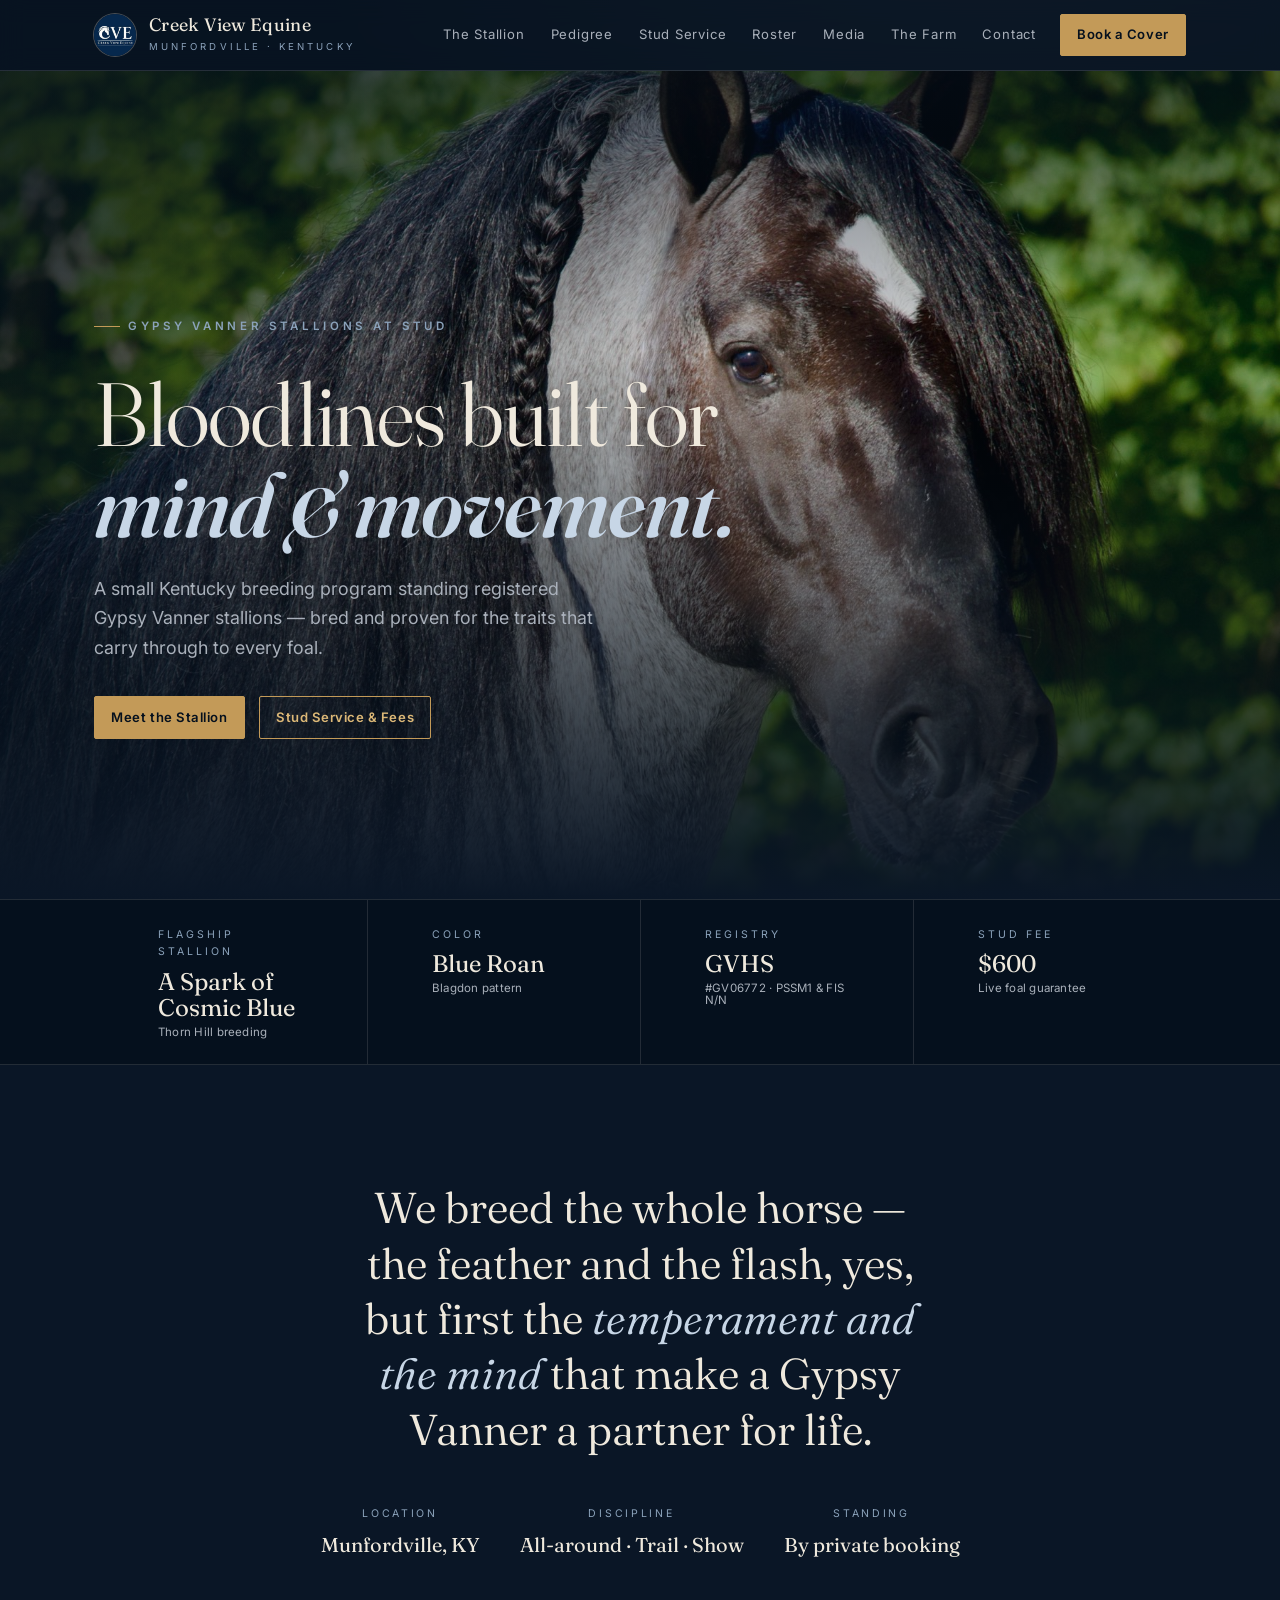
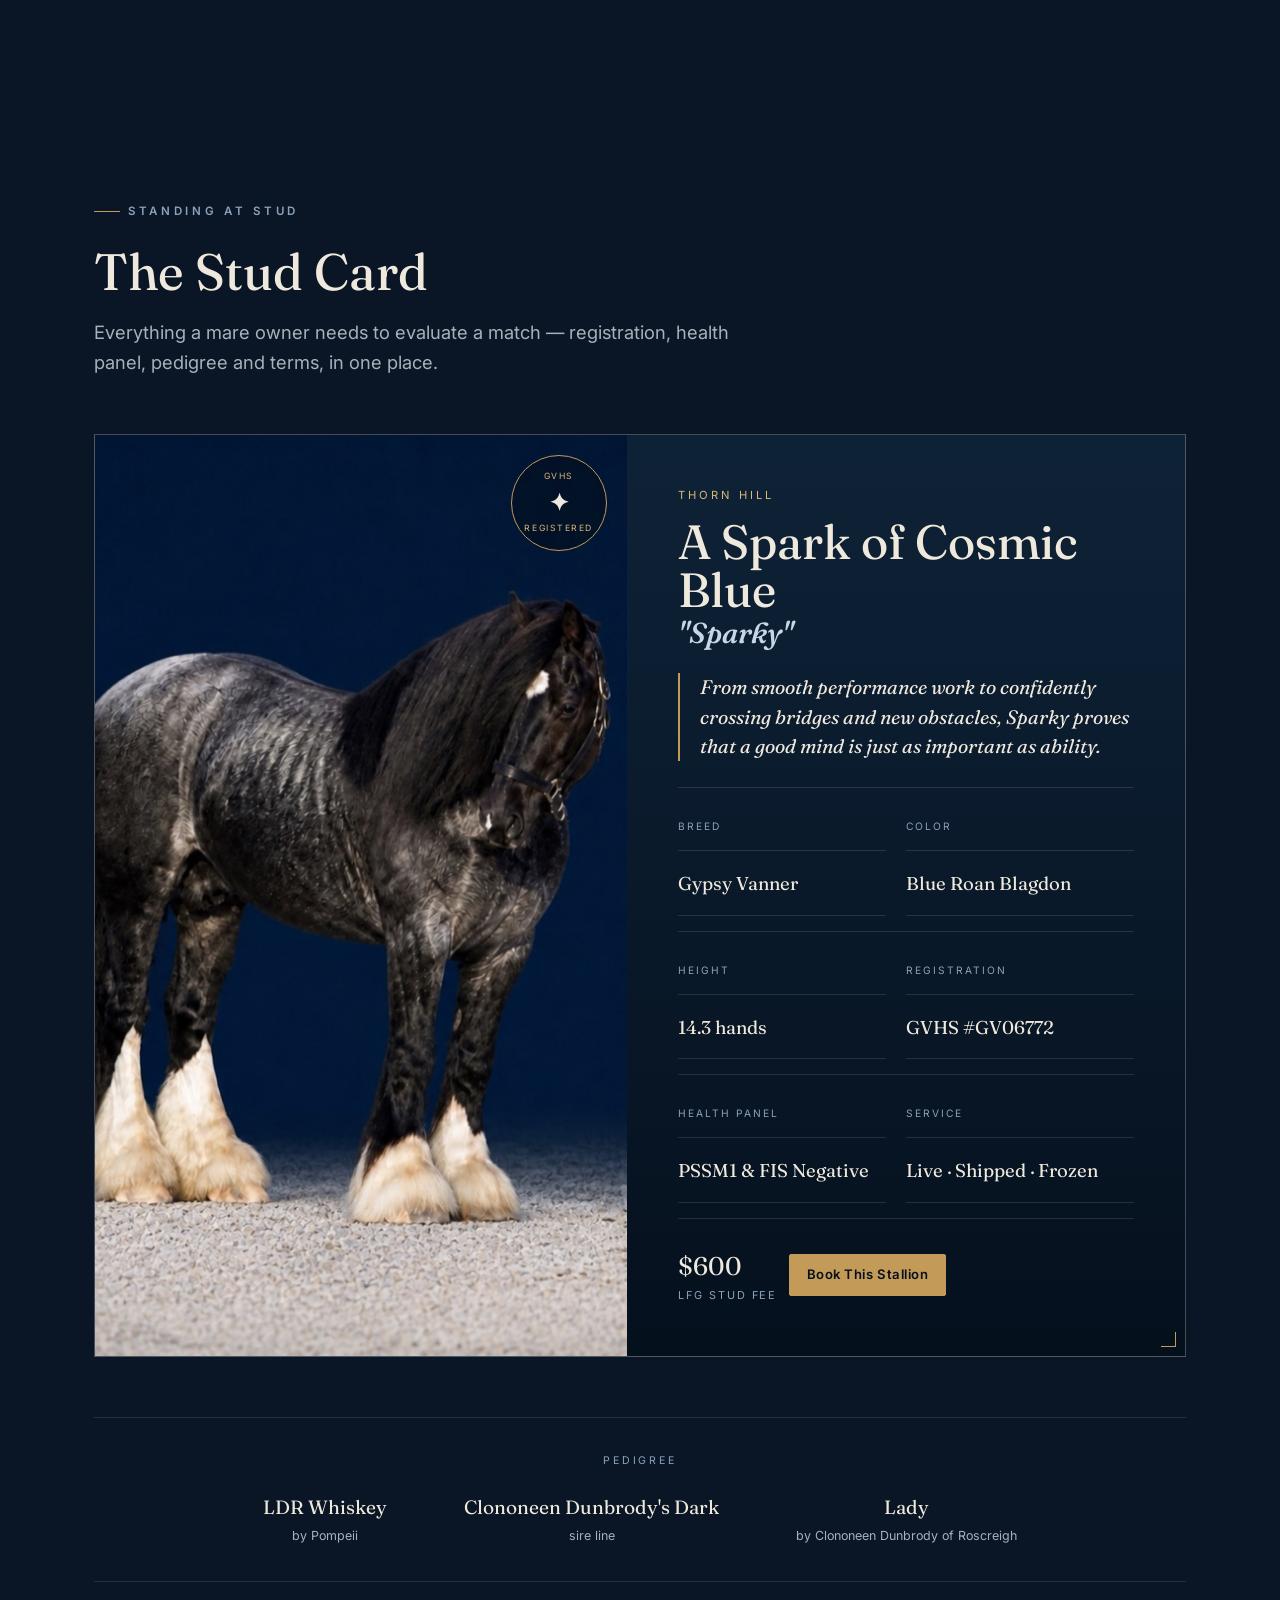
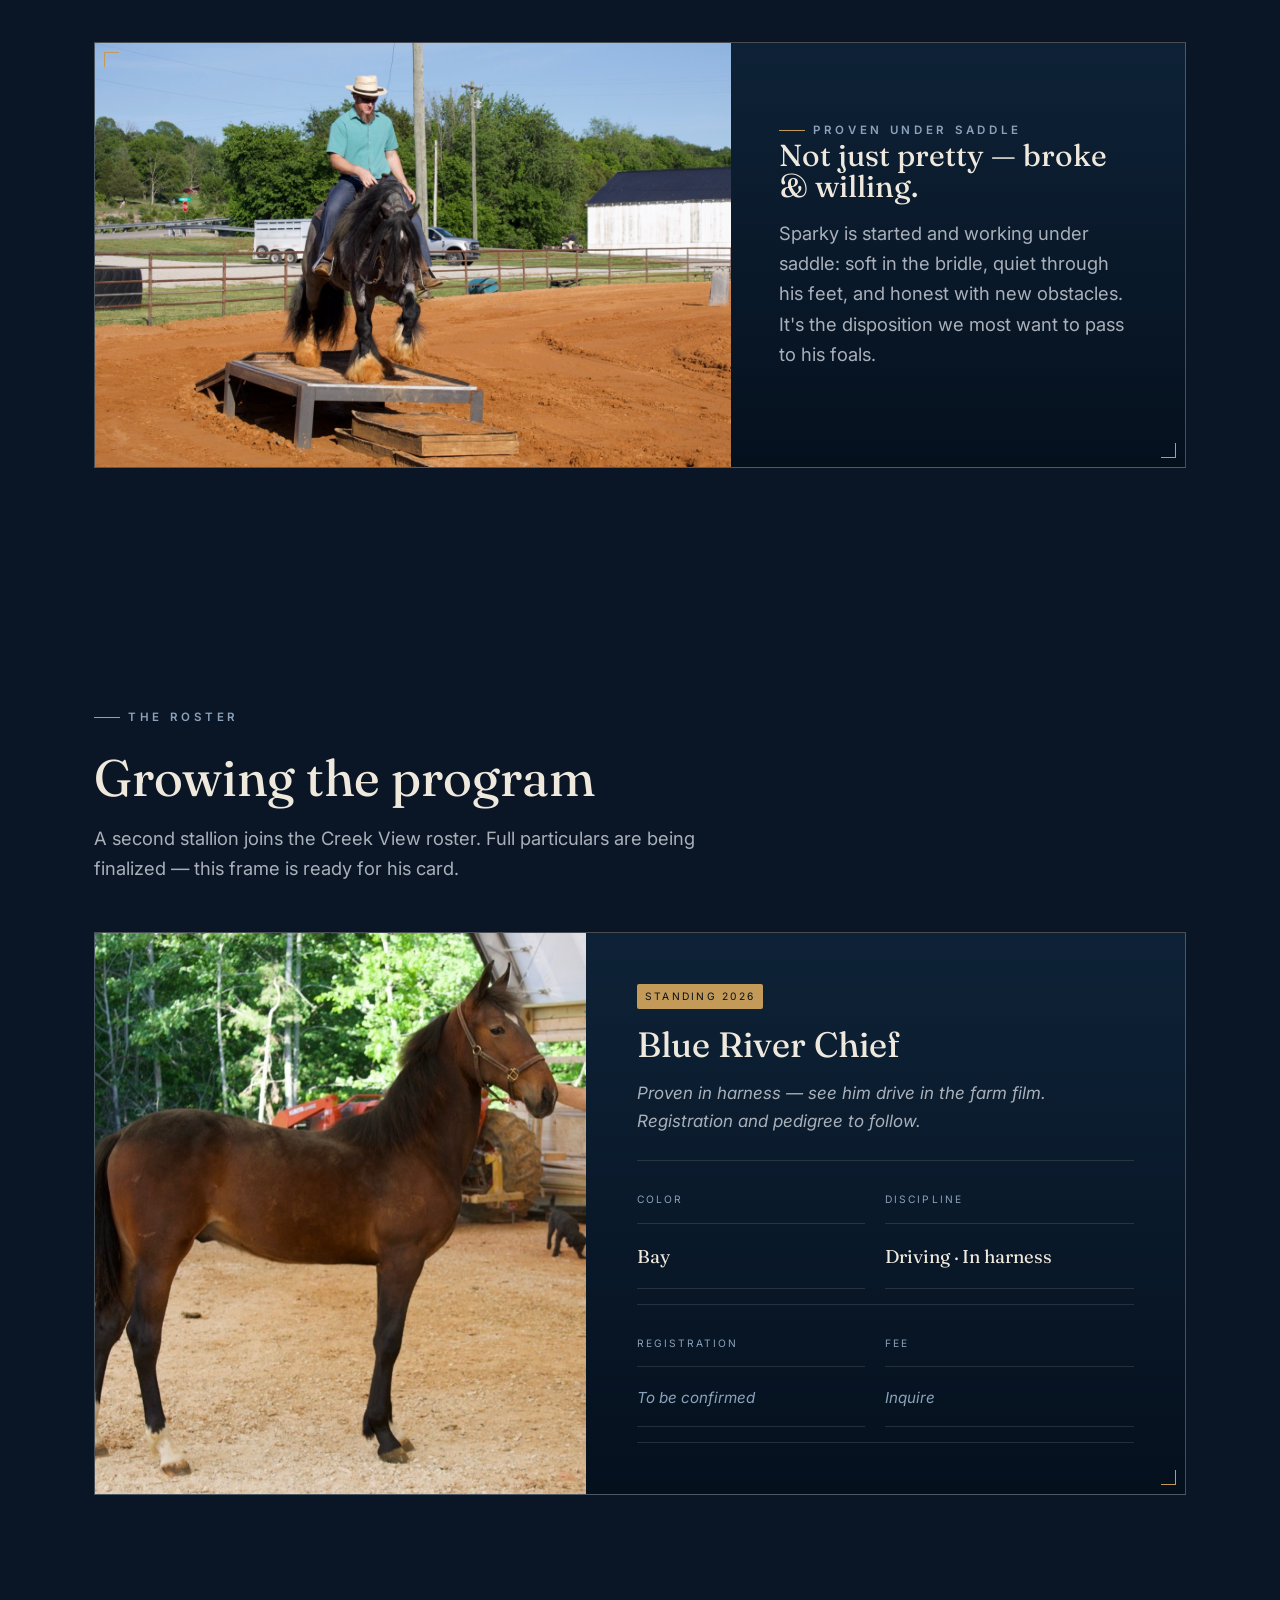
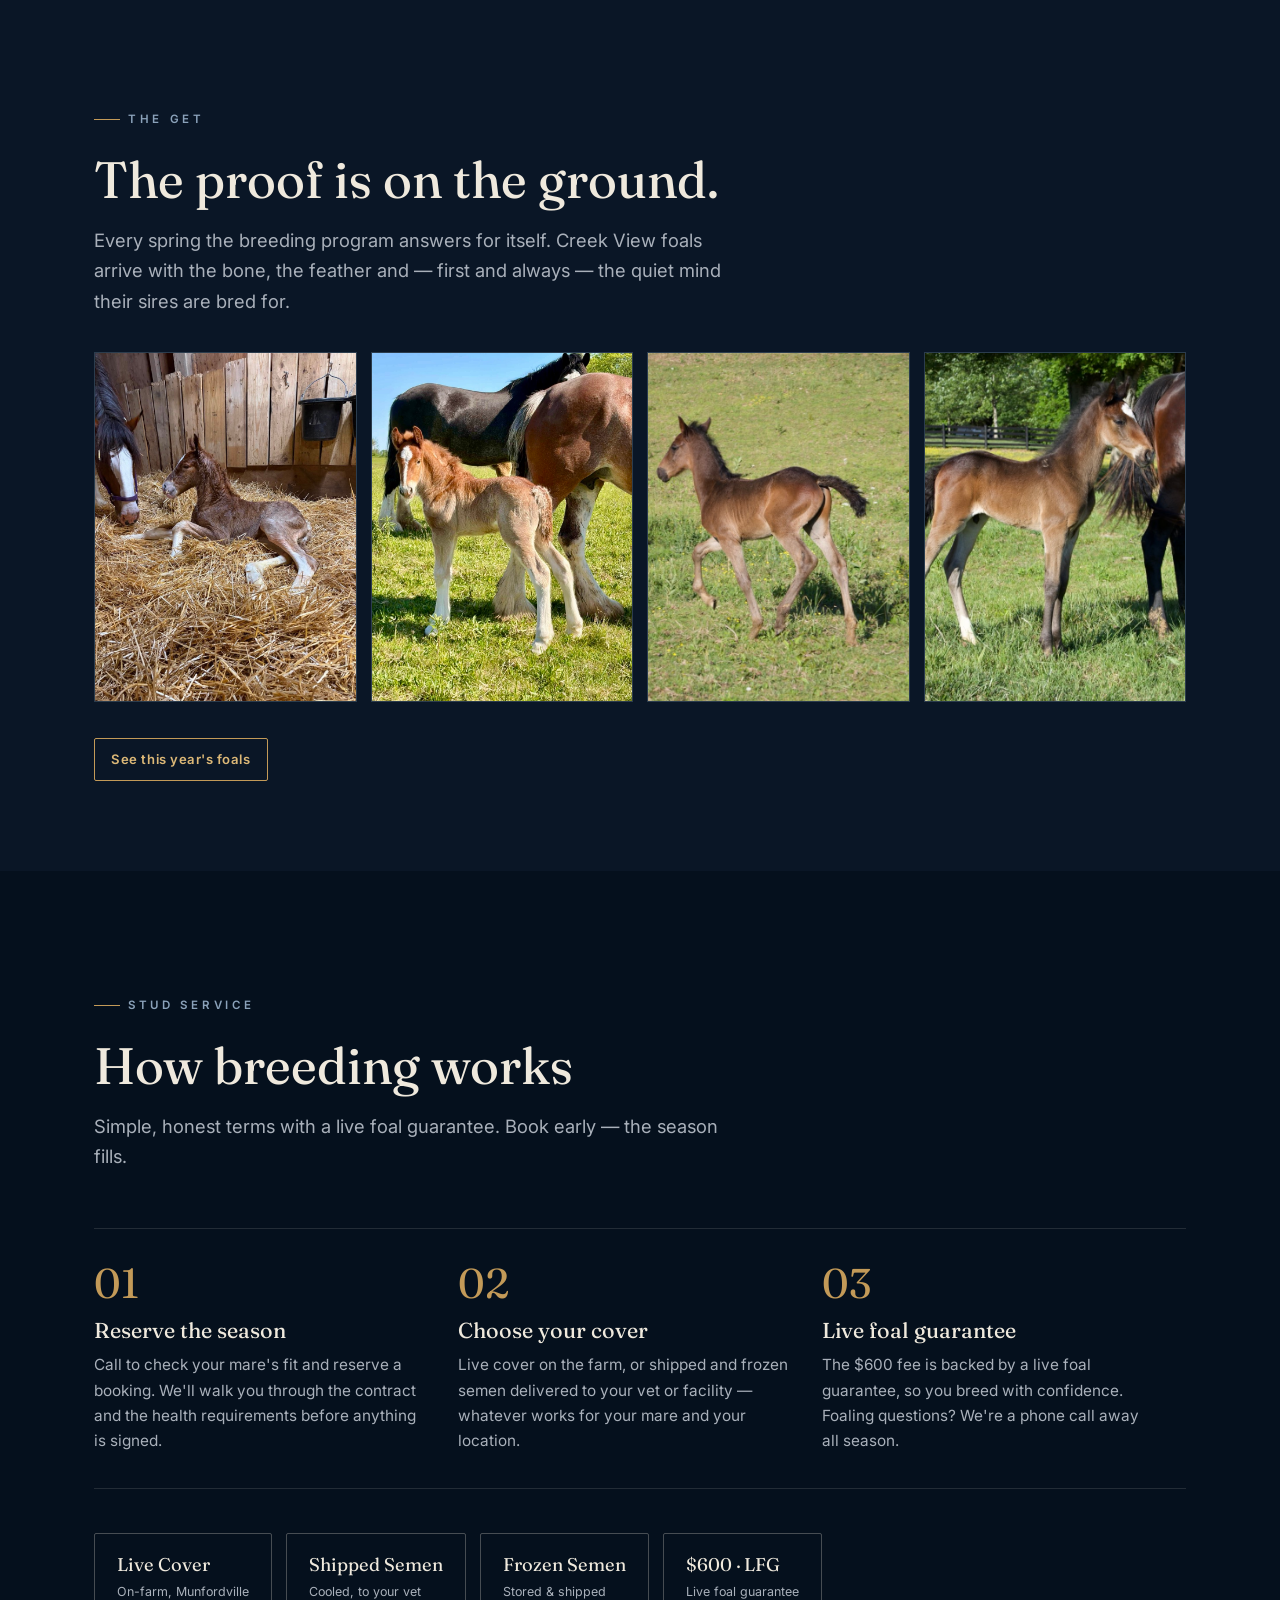
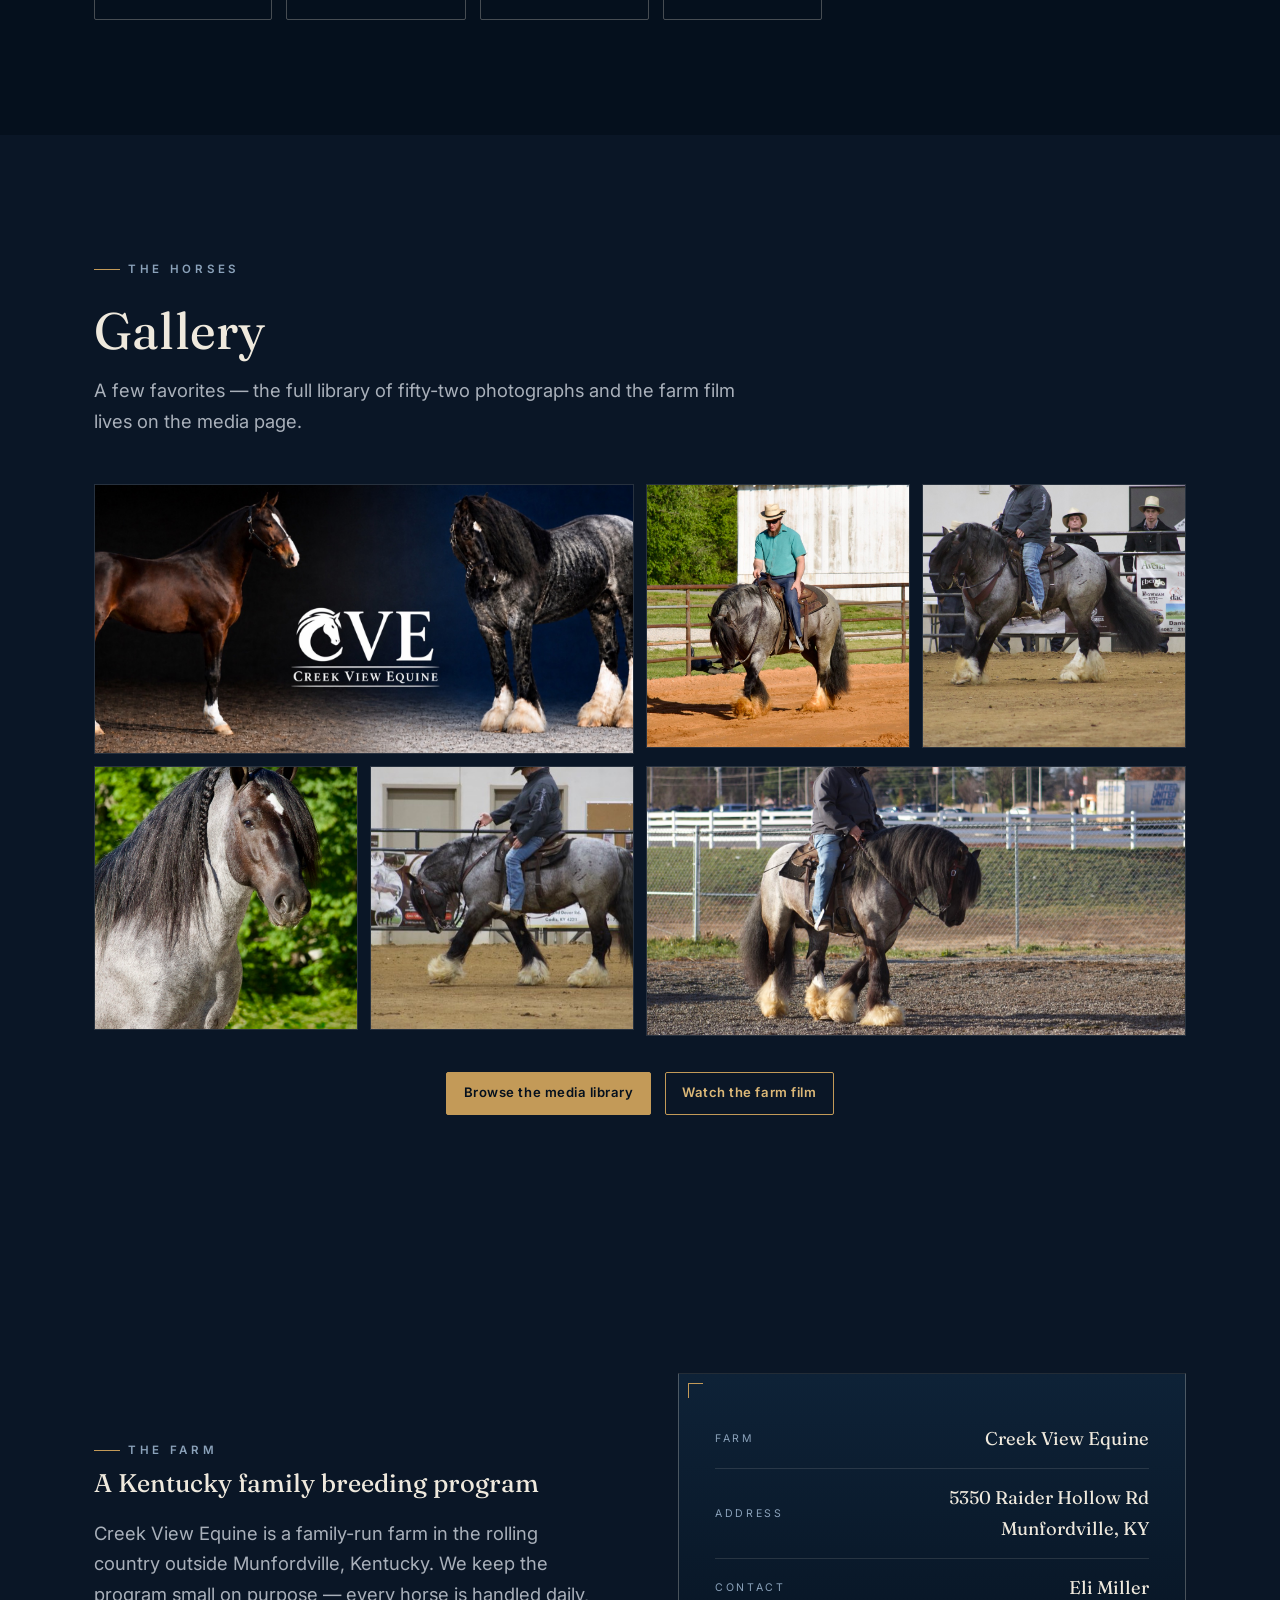
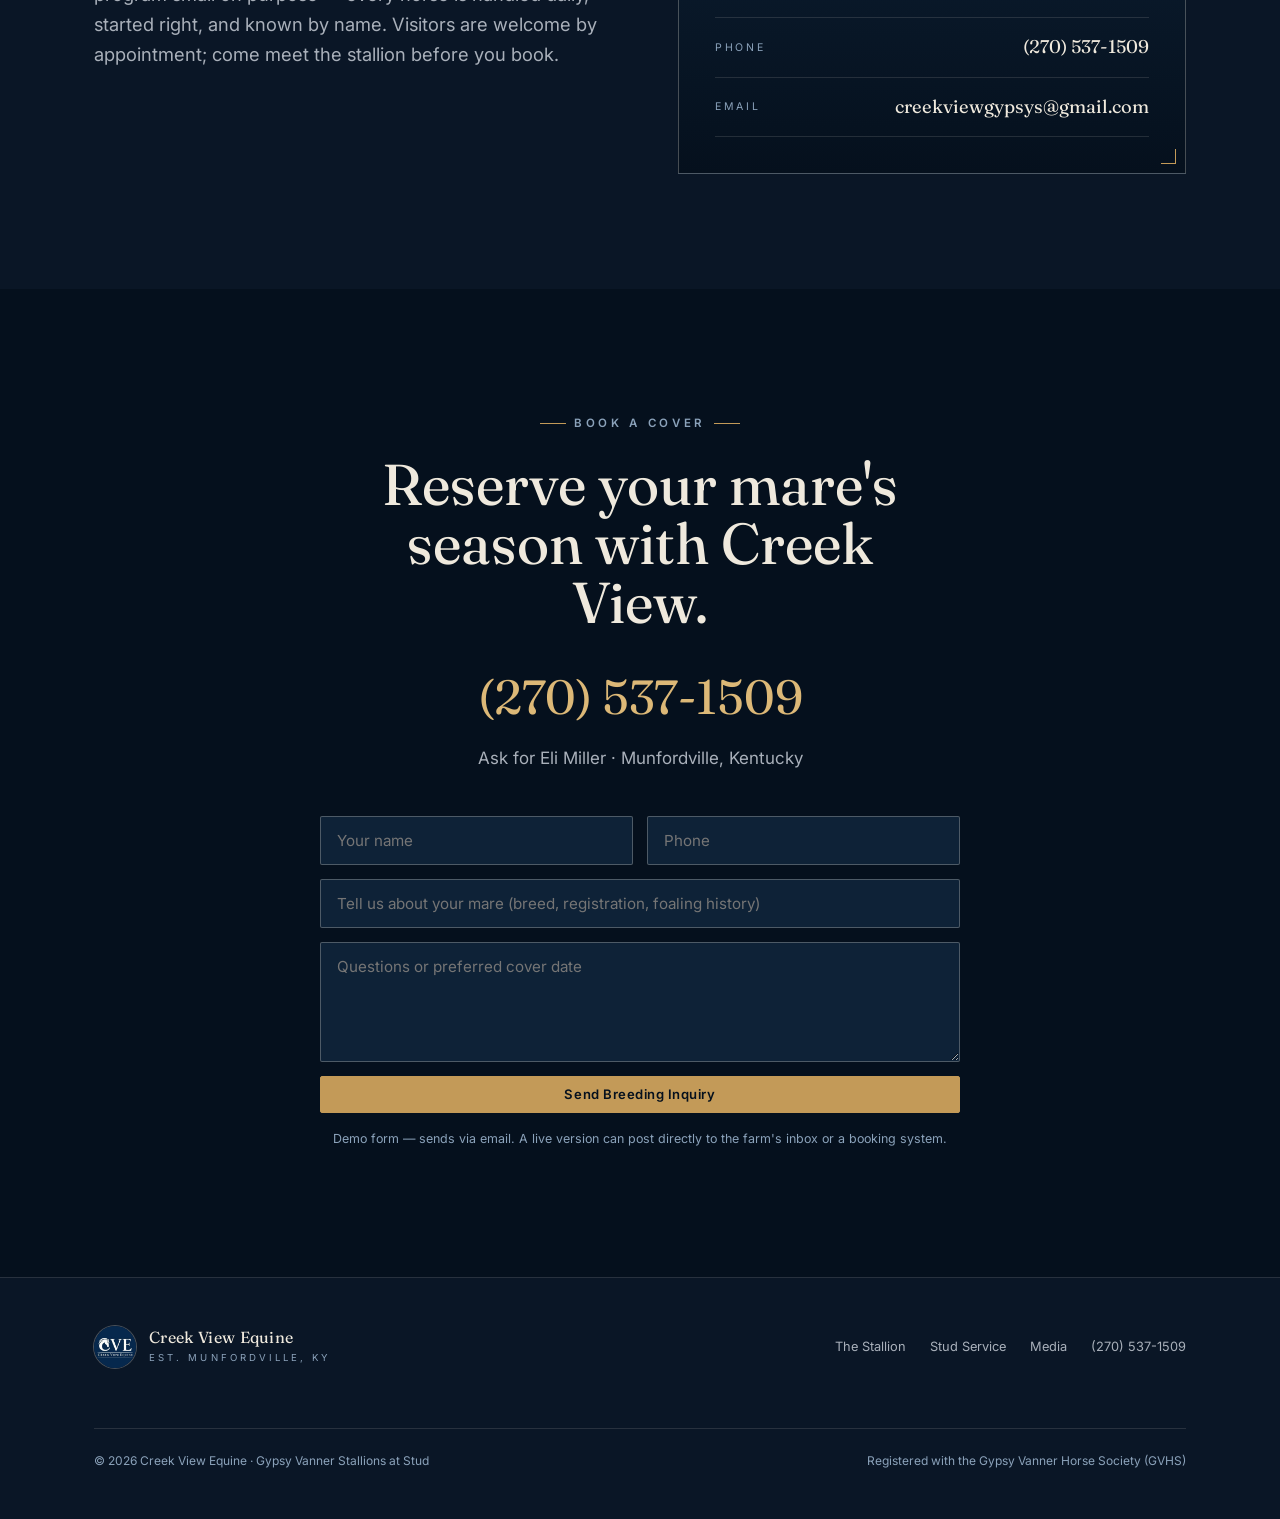
<file: index.html>
<!DOCTYPE html>
<html lang="en">
<head>
<meta charset="UTF-8">
<meta name="viewport" content="width=device-width, initial-scale=1.0">
<title>Creek View Equine — Gypsy Vanner Stallions at Stud | Munfordville, KY</title>
<meta name="description" content="Creek View Equine stands registered Gypsy Vanner stallions at stud in Munfordville, Kentucky. Home of A Spark of Cosmic Blue — blue roan, GVHS registered, PSSM1 &amp; FIS negative.">
<link rel="stylesheet" href="styles.css">
<script>if(location.search.includes('static')){document.documentElement.classList.add('cap')}else if('IntersectionObserver'in window){document.documentElement.classList.add('anim')}</script>
</head>
<body>

<!-- ========== HEADER ========== -->
<header class="topbar">
  <div class="shell">
    <a class="brand" href="#top">
      <img src="assets/img/logo-cve.jpg" alt="Creek View Equine logo">
      <span>
        <span class="bt">Creek View Equine</span>
        <span class="bs">Munfordville · Kentucky</span>
      </span>
    </a>
    <nav class="nav" id="nav">
      <a href="#stallion">The Stallion</a>
      <a href="#pedigree">Pedigree</a>
      <a href="#service">Stud Service</a>
      <a href="#roster">Roster</a>
      <a href="media.html">Media</a>
      <a href="#farm">The Farm</a>
      <a href="#contact">Contact</a>
    </nav>
    <a class="btn solid" href="#contact">Book a Cover</a>
    <button class="nav-toggle" id="navToggle" aria-label="Menu"><span></span><span></span><span></span></button>
  </div>
</header>

<main id="top">

  <!-- ========== HERO ========== -->
  <section class="hero">
    <div class="hero-bg">
      <picture>
        <source media="(max-width:680px)" srcset="assets/img/sparky-portrait.jpg">
        <img src="assets/img/hero-sparky.jpg" alt="A Spark of Cosmic Blue, braided blue roan Gypsy Vanner stallion">
      </picture>
    </div>
    <div class="shell">
      <span class="eyebrow">Gypsy Vanner Stallions at Stud</span>
      <h1 class="display">Bloodlines built for <span class="script-accent">mind &amp; movement.</span></h1>
      <p class="sub">A small Kentucky breeding program standing registered Gypsy Vanner stallions — bred and proven for the traits that carry through to every foal.</p>
      <div class="hero-cta">
        <a class="btn solid" href="#stallion">Meet the Stallion</a>
        <a class="btn" href="#service">Stud Service &amp; Fees</a>
      </div>
    </div>
  </section>

  <!-- marquee facts -->
  <div class="facts">
    <div class="shell">
      <div class="fact"><div class="k">Flagship Stallion</div><div class="v">A Spark of Cosmic Blue<small>Thorn Hill breeding</small></div></div>
      <div class="fact"><div class="k">Color</div><div class="v">Blue Roan<small>Blagdon pattern</small></div></div>
      <div class="fact"><div class="k">Registry</div><div class="v">GVHS<small>#GV06772 · PSSM1 &amp; FIS N/N</small></div></div>
      <div class="fact"><div class="k">Stud Fee</div><div class="v">$600<small>Live foal guarantee</small></div></div>
    </div>
  </div>

  <!-- ========== STATEMENT ========== -->
  <section class="statement">
    <div class="shell reveal">
      <p class="big">We breed the whole horse — the feather and the flash, yes, but first the <b>temperament and the mind</b> that make a Gypsy Vanner a partner for life.</p>
      <div class="meta">
        <div><div class="k">Location</div><div class="v">Munfordville, KY</div></div>
        <div><div class="k">Discipline</div><div class="v">All-around · Trail · Show</div></div>
        <div><div class="k">Standing</div><div class="v">By private booking</div></div>
      </div>
    </div>
  </section>

  <!-- ========== THE STUD CARD (signature) ========== -->
  <section class="stud" id="stallion">
    <div class="shell">
      <div class="section-head reveal">
        <span class="eyebrow">Standing at Stud</span>
        <h2>The Stud Card</h2>
        <p class="lede">Everything a mare owner needs to evaluate a match — registration, health panel, pedigree and terms, in one place.</p>
      </div>

      <div class="card plate reveal">
        <div class="portrait">
          <img src="assets/img/sparky-studio.jpg" alt="A Spark of Cosmic Blue, blue roan Gypsy Vanner stallion, studio portrait">
          <div class="seal"><span>GVHS</span><b>✦</b><span>Registered</span></div>
        </div>
        <div class="body">
          <div class="kicker">Thorn Hill</div>
          <h3>A Spark of Cosmic Blue<em>"Sparky"</em></h3>
          <p class="quote">From smooth performance work to confidently crossing bridges and new obstacles, Sparky proves that a good mind is just as important as ability.</p>
          <div class="spec">
            <div><div class="k">Breed</div><div class="v">Gypsy Vanner</div></div>
            <div><div class="k">Color</div><div class="v">Blue Roan Blagdon</div></div>
            <div><div class="k">Height</div><div class="v">14.3 hands</div></div>
            <div><div class="k">Registration</div><div class="v">GVHS #GV06772</div></div>
            <div><div class="k">Health Panel</div><div class="v">PSSM1 &amp; FIS Negative</div></div>
            <div><div class="k">Service</div><div class="v">Live · Shipped · Frozen</div></div>
          </div>
          <div class="cta">
            <div class="fee">$600 <small>LFG Stud Fee</small></div>
            <a class="btn solid" href="#contact">Book This Stallion</a>
          </div>
        </div>
      </div>

      <!-- pedigree ribbon -->
      <div class="pedigree reveal" id="pedigree">
        <div class="lab">Pedigree</div>
        <div class="ped-lines">
          <div><div class="t">LDR Whiskey</div><div class="s">by Pompeii</div></div>
          <div><div class="t">Clononeen Dunbrody's Dark</div><div class="s">sire line</div></div>
          <div><div class="t">Lady</div><div class="s">by Clononeen Dunbrody of Roscreigh</div></div>
        </div>
      </div>

      <!-- under saddle -->
      <div class="saddle plate reveal">
        <div class="img"><img src="assets/img/sparky-bridge.jpg" alt="A Spark of Cosmic Blue crossing a wooden bridge obstacle under saddle"></div>
        <div class="txt">
          <span class="eyebrow">Proven Under Saddle</span>
          <h3>Not just pretty — broke &amp; willing.</h3>
          <p class="lede">Sparky is started and working under saddle: soft in the bridle, quiet through his feet, and honest with new obstacles. It's the disposition we most want to pass to his foals.</p>
        </div>
      </div>
    </div>
  </section>

  <!-- ========== ROSTER (second stallion) ========== -->
  <section class="roster" id="roster">
    <div class="shell">
      <div class="section-head reveal">
        <span class="eyebrow">The Roster</span>
        <h2>Growing the program</h2>
        <p class="lede">A second stallion joins the Creek View roster. Full particulars are being finalized — this frame is ready for his card.</p>
      </div>
      <div class="card2 plate reveal">
        <div class="img"><img src="assets/img/stallion-bay-full.jpg" alt="Blue River Chief, bay Creek View Equine stallion, standing with handler"></div>
        <div class="body">
          <span class="tag">Standing 2026</span>
          <h3>Blue River Chief</h3>
          <p class="placeholder">Proven in harness — see him drive in <a href="media.html#film">the farm film</a>. Registration and pedigree to follow.</p>
          <div class="spec">
            <div><div class="k">Color</div><div class="v">Bay</div></div>
            <div><div class="k">Discipline</div><div class="v">Driving · In harness</div></div>
            <div><div class="k">Registration</div><div class="v tbd">To be confirmed</div></div>
            <div><div class="k">Fee</div><div class="v tbd">Inquire</div></div>
          </div>
        </div>
      </div>
    </div>
  </section>

  <!-- ========== FOAL CROP ========== -->
  <section class="foals" id="foals">
    <div class="shell">
      <div class="section-head reveal">
        <span class="eyebrow">The Get</span>
        <h2>The proof is on the ground.</h2>
        <p class="lede">Every spring the breeding program answers for itself. Creek View foals arrive with the bone, the feather and — first and always — the quiet mind their sires are bred for.</p>
      </div>
      <div class="foal-strip reveal">
        <a href="media.html#foals"><img src="assets/img/foal-newborn.jpg" alt="Newborn Creek View foal in the straw beside its dam" loading="lazy"></a>
        <a href="media.html#foals"><img src="assets/img/foal-mare-01.jpg" alt="Creek View foal at its dam's side in pasture" loading="lazy"></a>
        <a href="media.html#foals"><img src="assets/img/foal-trot.jpg" alt="Creek View foal trotting across spring pasture" loading="lazy"></a>
        <a href="media.html#foals"><img src="assets/img/foal-mare-02.jpg" alt="Foal and mare grazing at Creek View" loading="lazy"></a>
      </div>
      <div class="cta-row reveal">
        <a class="btn" href="media.html#foals">See this year's foals</a>
      </div>
    </div>
  </section>

  <!-- ========== STUD SERVICE ========== -->
  <section class="service" id="service">
    <div class="shell">
      <div class="section-head reveal">
        <span class="eyebrow">Stud Service</span>
        <h2>How breeding works</h2>
        <p class="lede">Simple, honest terms with a live foal guarantee. Book early — the season fills.</p>
      </div>

      <div class="steps reveal">
        <div class="step">
          <div class="n">01</div>
          <h3>Reserve the season</h3>
          <p>Call to check your mare's fit and reserve a booking. We'll walk you through the contract and the health requirements before anything is signed.</p>
        </div>
        <div class="step">
          <div class="n">02</div>
          <h3>Choose your cover</h3>
          <p>Live cover on the farm, or shipped and frozen semen delivered to your vet or facility — whatever works for your mare and your location.</p>
        </div>
        <div class="step">
          <div class="n">03</div>
          <h3>Live foal guarantee</h3>
          <p>The $600 fee is backed by a live foal guarantee, so you breed with confidence. Foaling questions? We're a phone call away all season.</p>
        </div>
      </div>

      <div class="options reveal">
        <div class="option"><div class="k">Live Cover</div><div class="s">On-farm, Munfordville</div></div>
        <div class="option"><div class="k">Shipped Semen</div><div class="s">Cooled, to your vet</div></div>
        <div class="option"><div class="k">Frozen Semen</div><div class="s">Stored &amp; shipped</div></div>
        <div class="option"><div class="k">$600 · LFG</div><div class="s">Live foal guarantee</div></div>
      </div>

      <!-- online payment (renders only when PayPal is configured) -->
      <div class="paybox plate reveal" id="paybox" hidden>
        <div class="pay-txt">
          <span class="eyebrow">Pay Online</span>
          <h3>Secure your booking with PayPal.</h3>
          <p class="lede">Pay the $600 stud fee online — card or PayPal balance, processed securely. Call first to confirm your mare's booking, then pay here to lock in the season.</p>
        </div>
        <div class="pay-btns">
          <div id="paypal-button-container"></div>
          <p class="note">Payments go directly to Creek View Equine.</p>
        </div>
      </div>
    </div>
  </section>

  <!-- ========== GALLERY ========== -->
  <section class="gallery">
    <div class="shell">
      <div class="section-head reveal">
        <span class="eyebrow">The Horses</span>
        <h2>Gallery</h2>
        <p class="lede">A few favorites — the full library of fifty-two photographs and the farm film lives on the media page.</p>
      </div>
      <div class="gallery-grid reveal">
        <a class="wide" href="assets/img/cve-stallions.jpg"><img src="assets/img/cve-stallions.jpg" alt="Creek View Equine stallions, studio pair"></a>
        <a href="assets/img/sparky-saddle.jpg"><img src="assets/img/sparky-saddle.jpg" alt="A Spark of Cosmic Blue working under saddle"></a>
        <a href="assets/img/sparky-expo.jpg"><img src="assets/img/sparky-expo.jpg" alt="A Spark of Cosmic Blue at an equine expo"></a>
        <a href="assets/img/sparky-portrait.jpg"><img src="assets/img/sparky-portrait.jpg" alt="A Spark of Cosmic Blue, braided portrait"></a>
        <a href="assets/media/road-06.jpg"><img src="assets/media/road-06-th.jpg" alt="A Spark of Cosmic Blue schooling at an expo"></a>
        <a class="wide" href="assets/img/sparky-ride-wide.jpg"><img src="assets/img/sparky-ride-wide.jpg" alt="A Spark of Cosmic Blue under saddle at a winter expo"></a>
      </div>
      <div class="cta-row reveal" style="display:flex;gap:14px;flex-wrap:wrap;margin-top:clamp(26px,4vh,38px);justify-content:center">
        <a class="btn solid" href="media.html">Browse the media library</a>
        <a class="btn" href="media.html#film">Watch the farm film</a>
      </div>
    </div>
  </section>

  <!-- ========== FARM ========== -->
  <section class="farm" id="farm">
    <div class="shell">
      <div class="reveal">
        <span class="eyebrow">The Farm</span>
        <h2 class="section-head" style="margin-top:.4em">A Kentucky family breeding program</h2>
        <p class="lede" style="margin-top:1.2em">Creek View Equine is a family-run farm in the rolling country outside Munfordville, Kentucky. We keep the program small on purpose — every horse is handled daily, started right, and known by name. Visitors are welcome by appointment; come meet the stallion before you book.</p>
      </div>
      <div class="reveal">
        <div class="addr plate" style="padding:clamp(24px,3vw,36px)">
          <div><span class="k">Farm</span><span class="v">Creek View Equine</span></div>
          <div><span class="k">Address</span><span class="v">5350 Raider Hollow Rd<br>Munfordville, KY</span></div>
          <div><span class="k">Contact</span><span class="v">Eli Miller</span></div>
          <div><span class="k">Phone</span><span class="v">(270) 537-1509</span></div>
          <div><span class="k">Email</span><span class="v">creekviewgypsys@gmail.com</span></div>
        </div>
      </div>
    </div>
  </section>

  <!-- ========== CONTACT ========== -->
  <section class="contact" id="contact">
    <div class="shell">
      <span class="eyebrow center reveal" style="justify-content:center">Book a Cover</span>
      <h2 class="reveal">Reserve your mare's season with Creek View.</h2>
      <a class="phone reveal" href="tel:+12705371509">(270) 537-1509</a>
      <div class="who reveal">Ask for Eli Miller · Munfordville, Kentucky</div>

      <form class="reveal" action="mailto:creekviewgypsys@gmail.com" method="post" enctype="text/plain">
        <input type="text" name="name" placeholder="Your name" aria-label="Your name" required>
        <input type="tel" name="phone" placeholder="Phone" aria-label="Phone">
        <input class="full" type="text" name="mare" placeholder="Tell us about your mare (breed, registration, foaling history)" aria-label="About your mare">
        <textarea name="message" placeholder="Questions or preferred cover date"></textarea>
        <button class="btn solid full" type="submit">Send Breeding Inquiry</button>
      </form>
      <p class="note">Demo form — sends via email. A live version can post directly to the farm's inbox or a booking system.</p>
    </div>
  </section>
</main>

<!-- ========== FOOTER ========== -->
<footer>
  <div class="shell">
    <a class="brand" href="#top">
      <img src="assets/img/logo-cve.jpg" alt="Creek View Equine logo">
      <span><span class="bt">Creek View Equine</span><span class="bs">Est. Munfordville, KY</span></span>
    </a>
    <nav class="fnav">
      <a href="#stallion">The Stallion</a>
      <a href="#service">Stud Service</a>
      <a href="media.html">Media</a>
      <a href="tel:+12705371509">(270) 537-1509</a>
    </nav>
    <div class="cr">
      <span>© 2026 Creek View Equine · Gypsy Vanner Stallions at Stud</span>
      <span>Registered with the Gypsy Vanner Horse Society (GVHS)</span>
    </div>
  </div>
</footer>

<script>
  // mobile nav
  const t=document.getElementById('navToggle'),n=document.getElementById('nav');
  t&&t.addEventListener('click',()=>n.classList.toggle('open'));
  n&&n.querySelectorAll('a').forEach(a=>a.addEventListener('click',()=>n.classList.remove('open')));
  // scroll reveal (progressive enhancement; content is visible by default)
  const reveals=document.querySelectorAll('.reveal');
  const io=new IntersectionObserver((es)=>es.forEach(e=>{if(e.isIntersecting){e.target.classList.add('in');io.unobserve(e.target)}}),{threshold:.12,rootMargin:'0px 0px -8% 0px'});
  reveals.forEach(el=>io.observe(el));
  // failsafe: never leave content hidden
  window.addEventListener('load',()=>setTimeout(()=>reveals.forEach(el=>el.classList.add('in')),2600));

  // hero video loop — portrait cut on phones, landscape on desktop.
  // Photo stays as poster; skipped under reduced-motion or Save-Data.
  (function(){
    if(!document.documentElement.classList.contains('anim'))return;
    if(!matchMedia('(prefers-reduced-motion:no-preference)').matches)return;
    if(navigator.connection&&navigator.connection.saveData)return;
    const bg=document.querySelector('.hero-bg');if(!bg)return;
    const portrait=matchMedia('(max-width:680px)').matches;
    const v=document.createElement('video');
    v.muted=true;v.loop=true;v.playsInline=true;v.autoplay=true;
    v.setAttribute('aria-hidden','true');v.tabIndex=-1;
    v.style.opacity='0';v.style.transition='opacity 1.6s ease';
    v.src=portrait?'assets/media/hero-loop-portrait.mp4':'assets/media/hero-loop.mp4';
    v.addEventListener('canplaythrough',()=>{bg.appendChild(v);requestAnimationFrame(()=>v.style.opacity='1');v.play().catch(()=>v.remove())},{once:true});
    v.load();
  })();

  // ---- PayPal stud-fee checkout ----
  // Set clientId to the live client ID from Eli's PayPal business account
  // (developer.paypal.com -> Apps & Credentials) and the paybox appears.
  const PAYPAL_CONFIG={clientId:'',currency:'USD',amount:'600.00',
    description:'Stud fee - A Spark of Cosmic Blue (LFG)'};
  if(PAYPAL_CONFIG.clientId){
    const box=document.getElementById('paybox');box.hidden=false;
    const s=document.createElement('script');
    s.src='https://www.paypal.com/sdk/js?client-id='+encodeURIComponent(PAYPAL_CONFIG.clientId)+'&currency='+PAYPAL_CONFIG.currency+'&intent=capture';
    s.onload=()=>{
      paypal.Buttons({
        style:{layout:'vertical',color:'gold',shape:'rect',label:'paypal'},
        createOrder:(d,a)=>a.order.create({purchase_units:[{amount:{value:PAYPAL_CONFIG.amount,currency_code:PAYPAL_CONFIG.currency},description:PAYPAL_CONFIG.description}]}),
        onApprove:(d,a)=>a.order.capture().then(o=>{
          const el=document.getElementById('paypal-button-container');
          el.innerHTML='<p class="pay-done">Payment received - thank you. We\'ll call to confirm your booking. Ref: '+o.id+'</p>';
        })
      }).render('#paypal-button-container');
    };
    document.head.appendChild(s);
  }
</script>
</body>
</html>
</file>
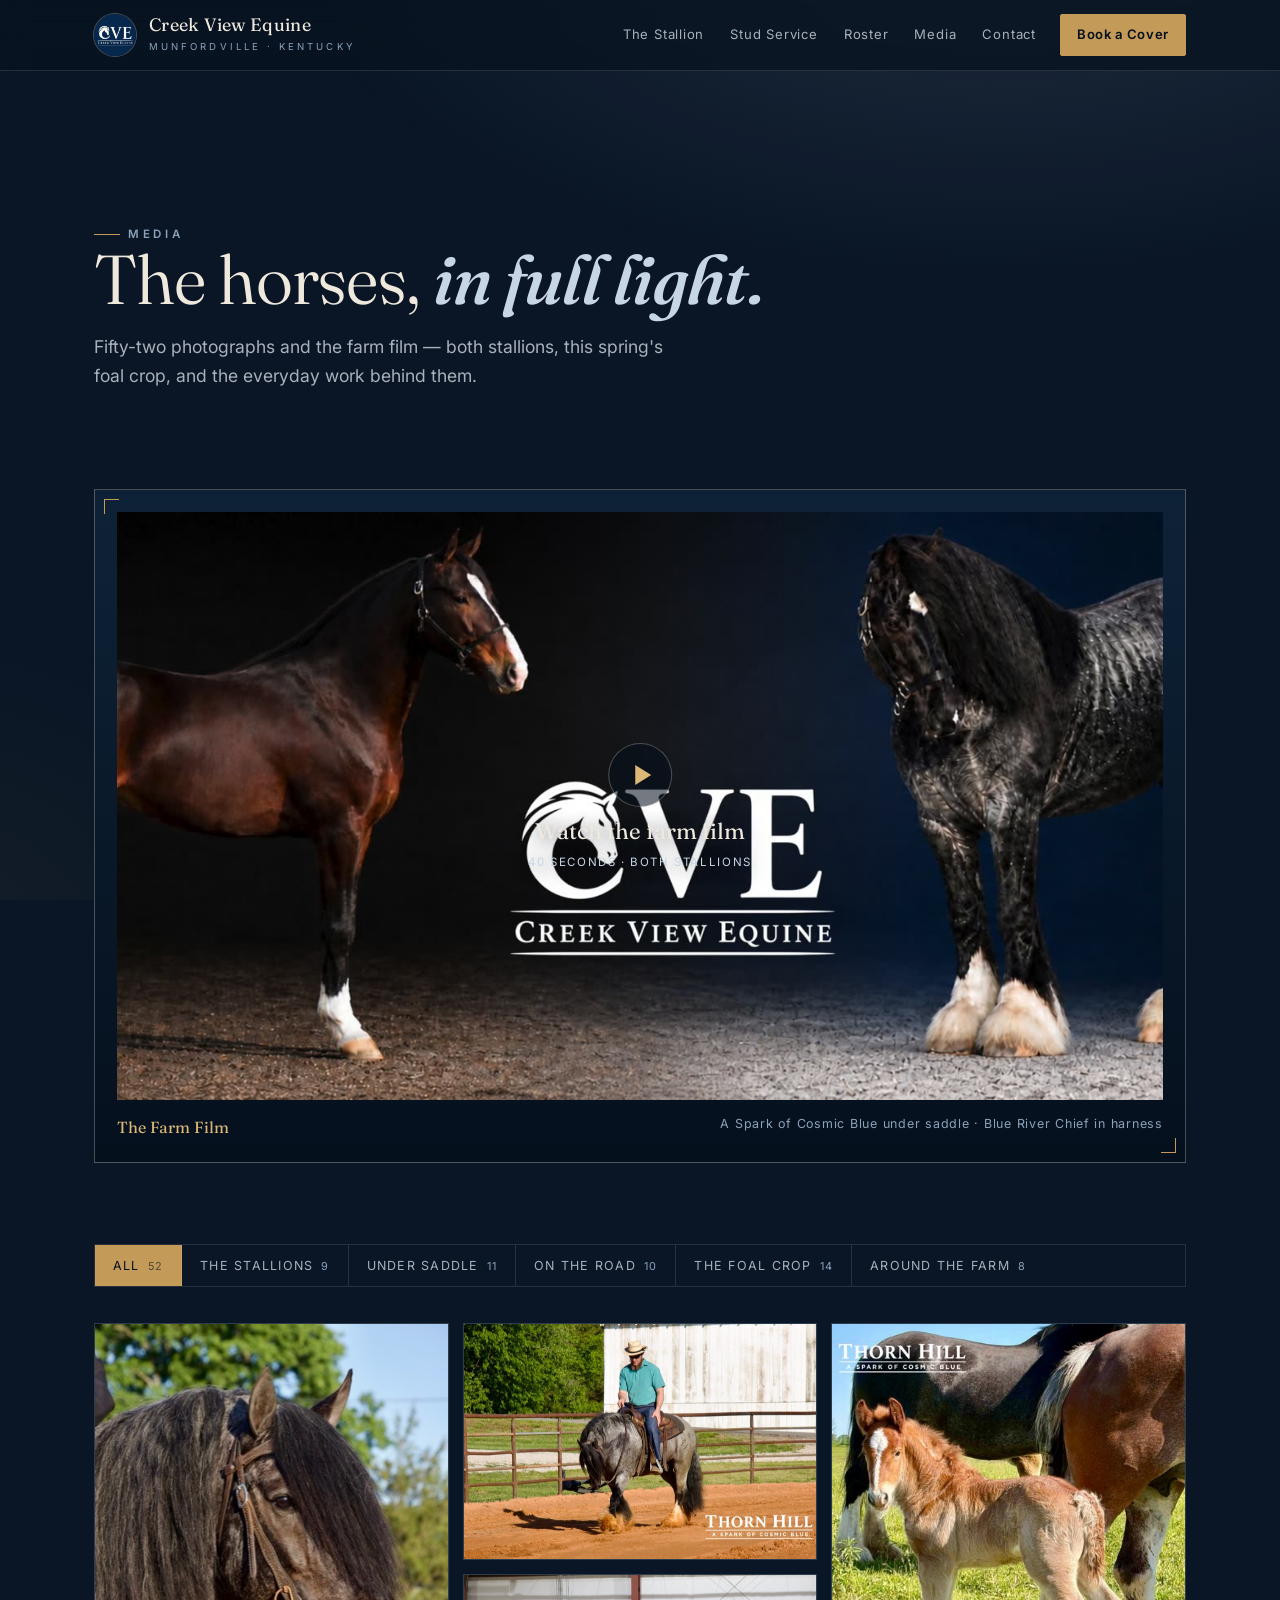
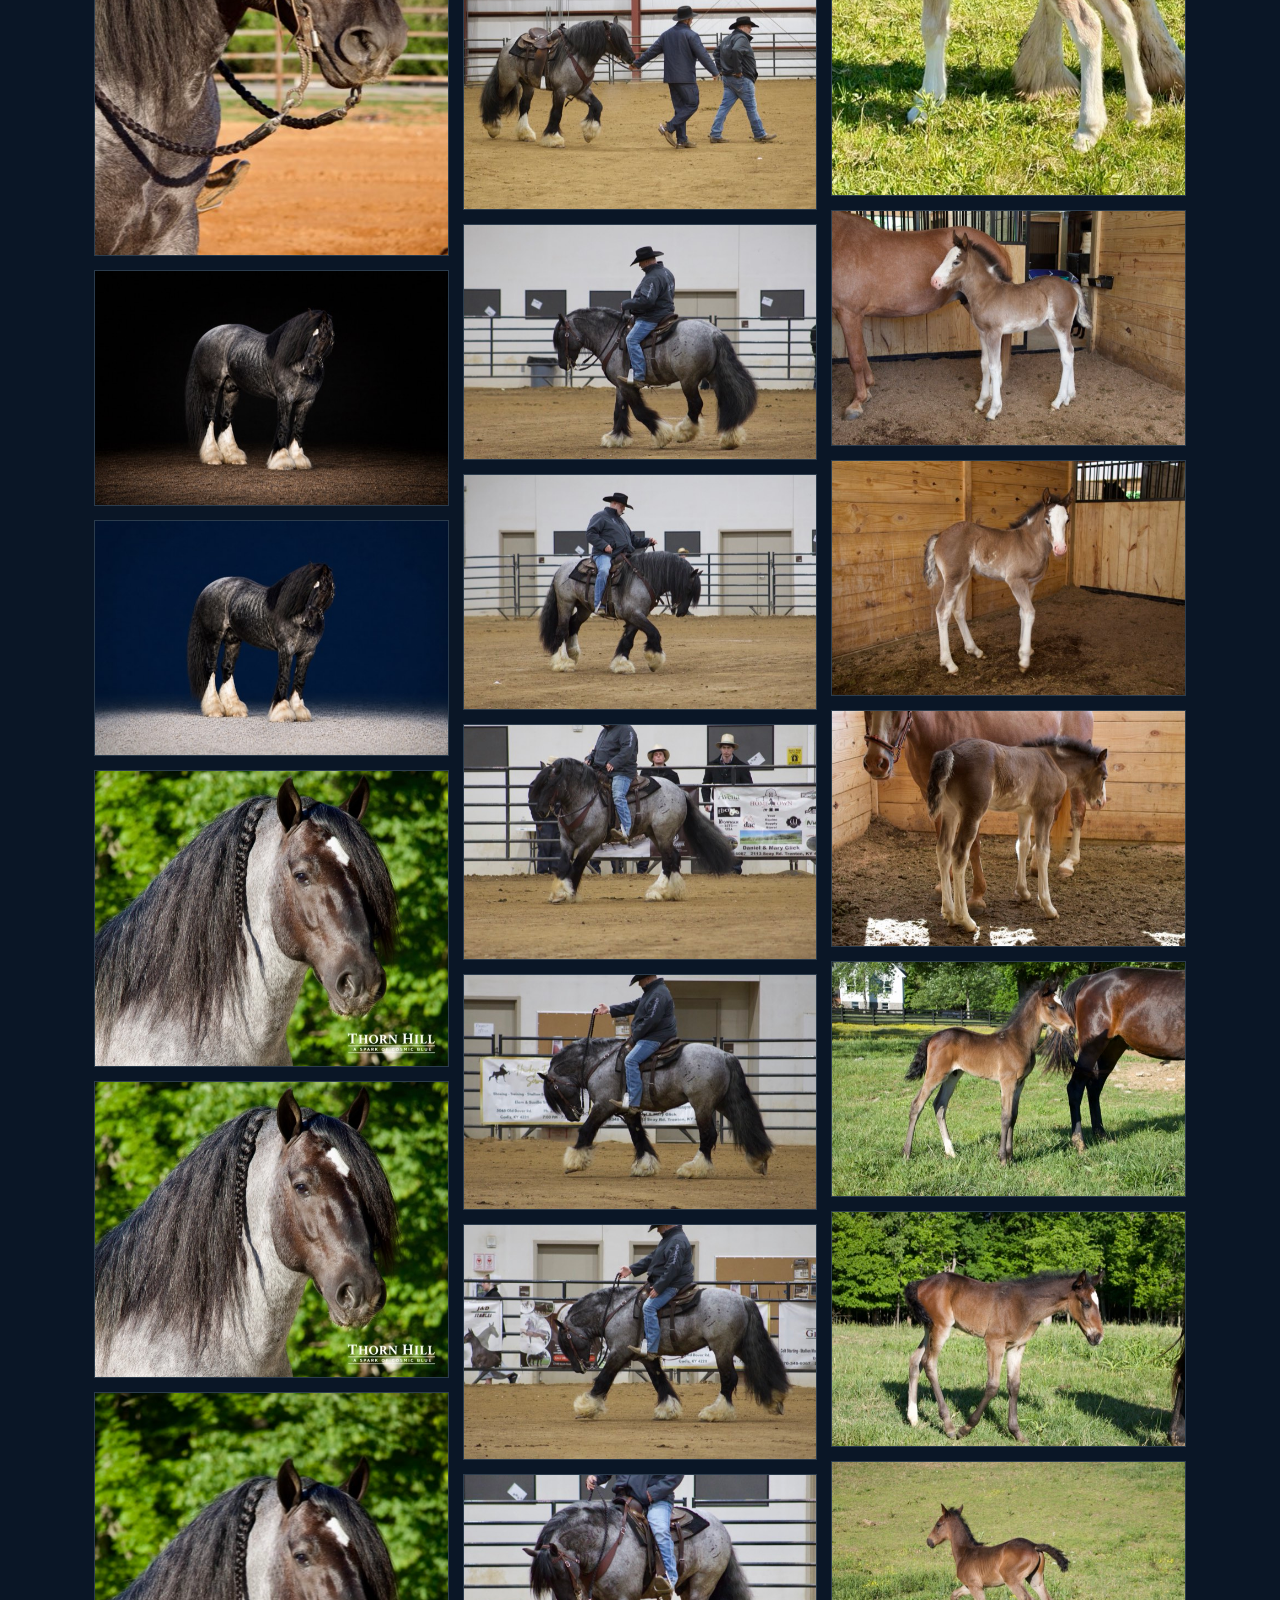
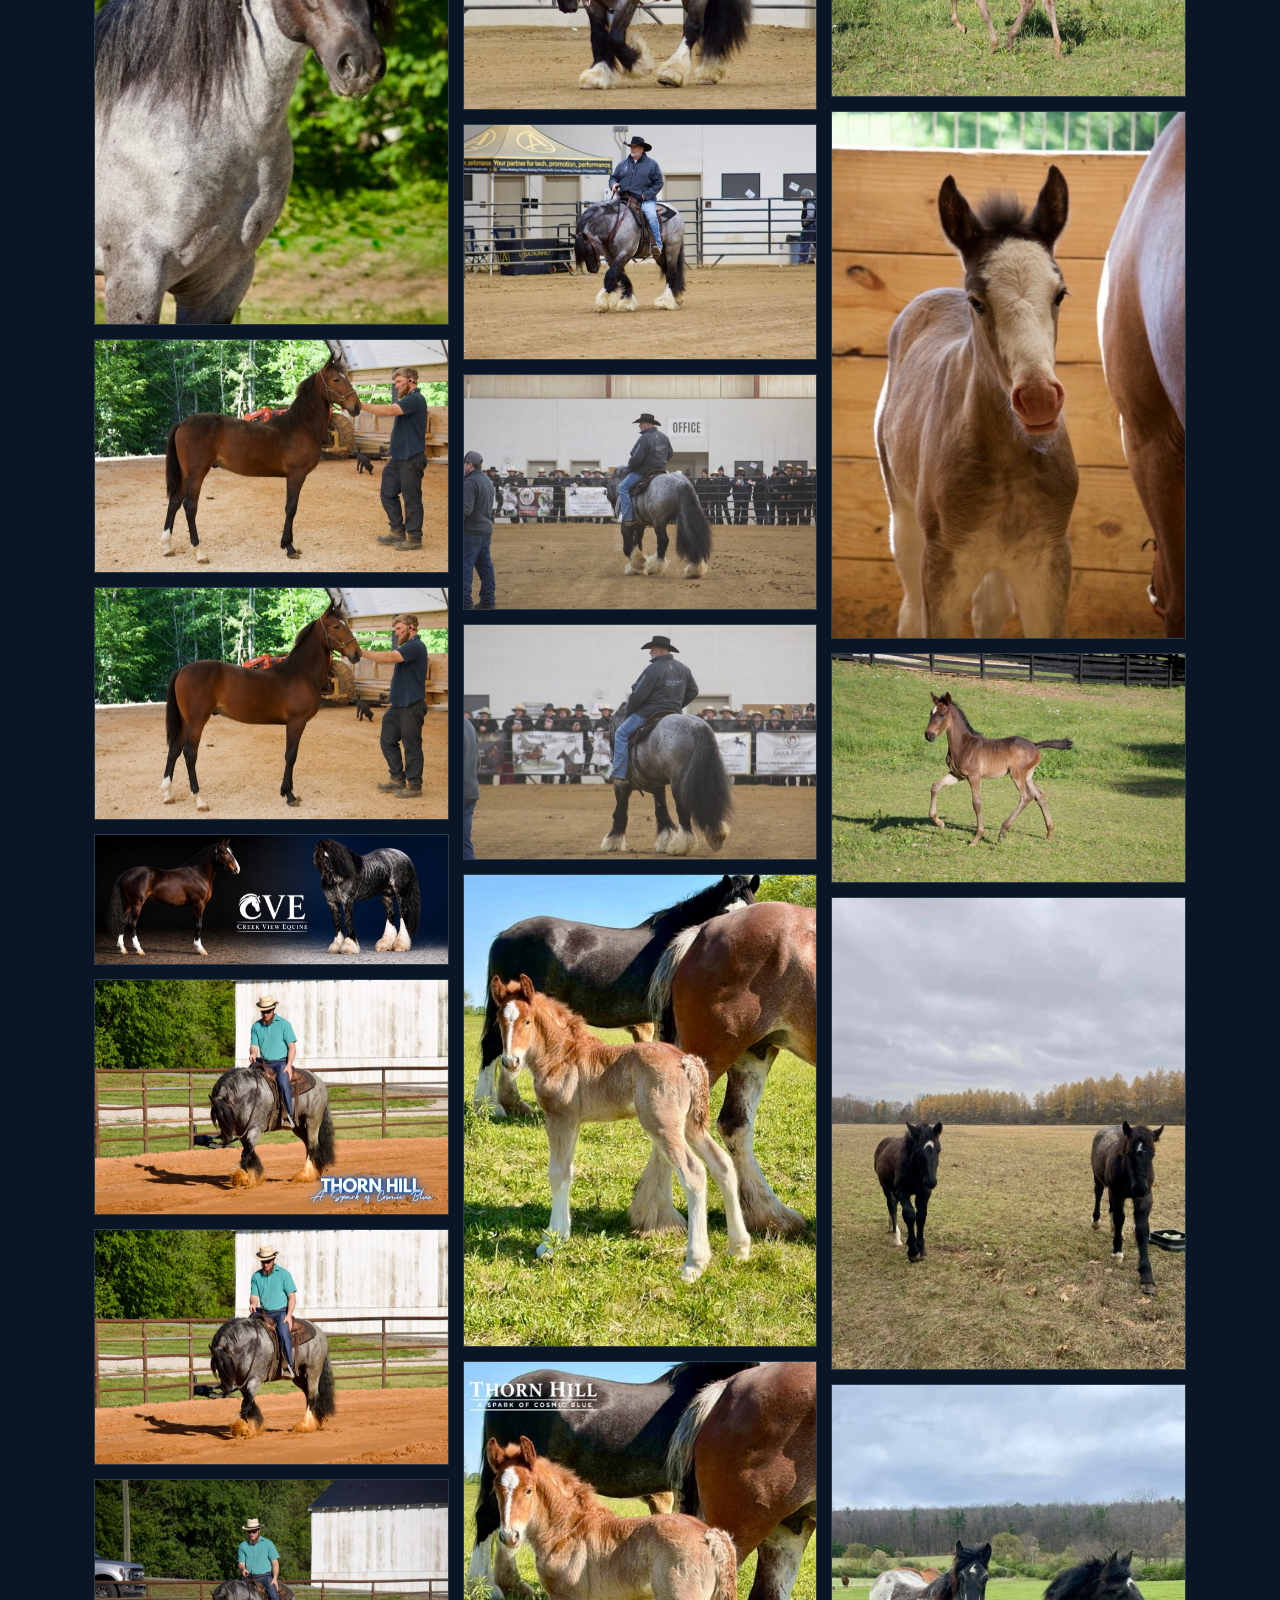
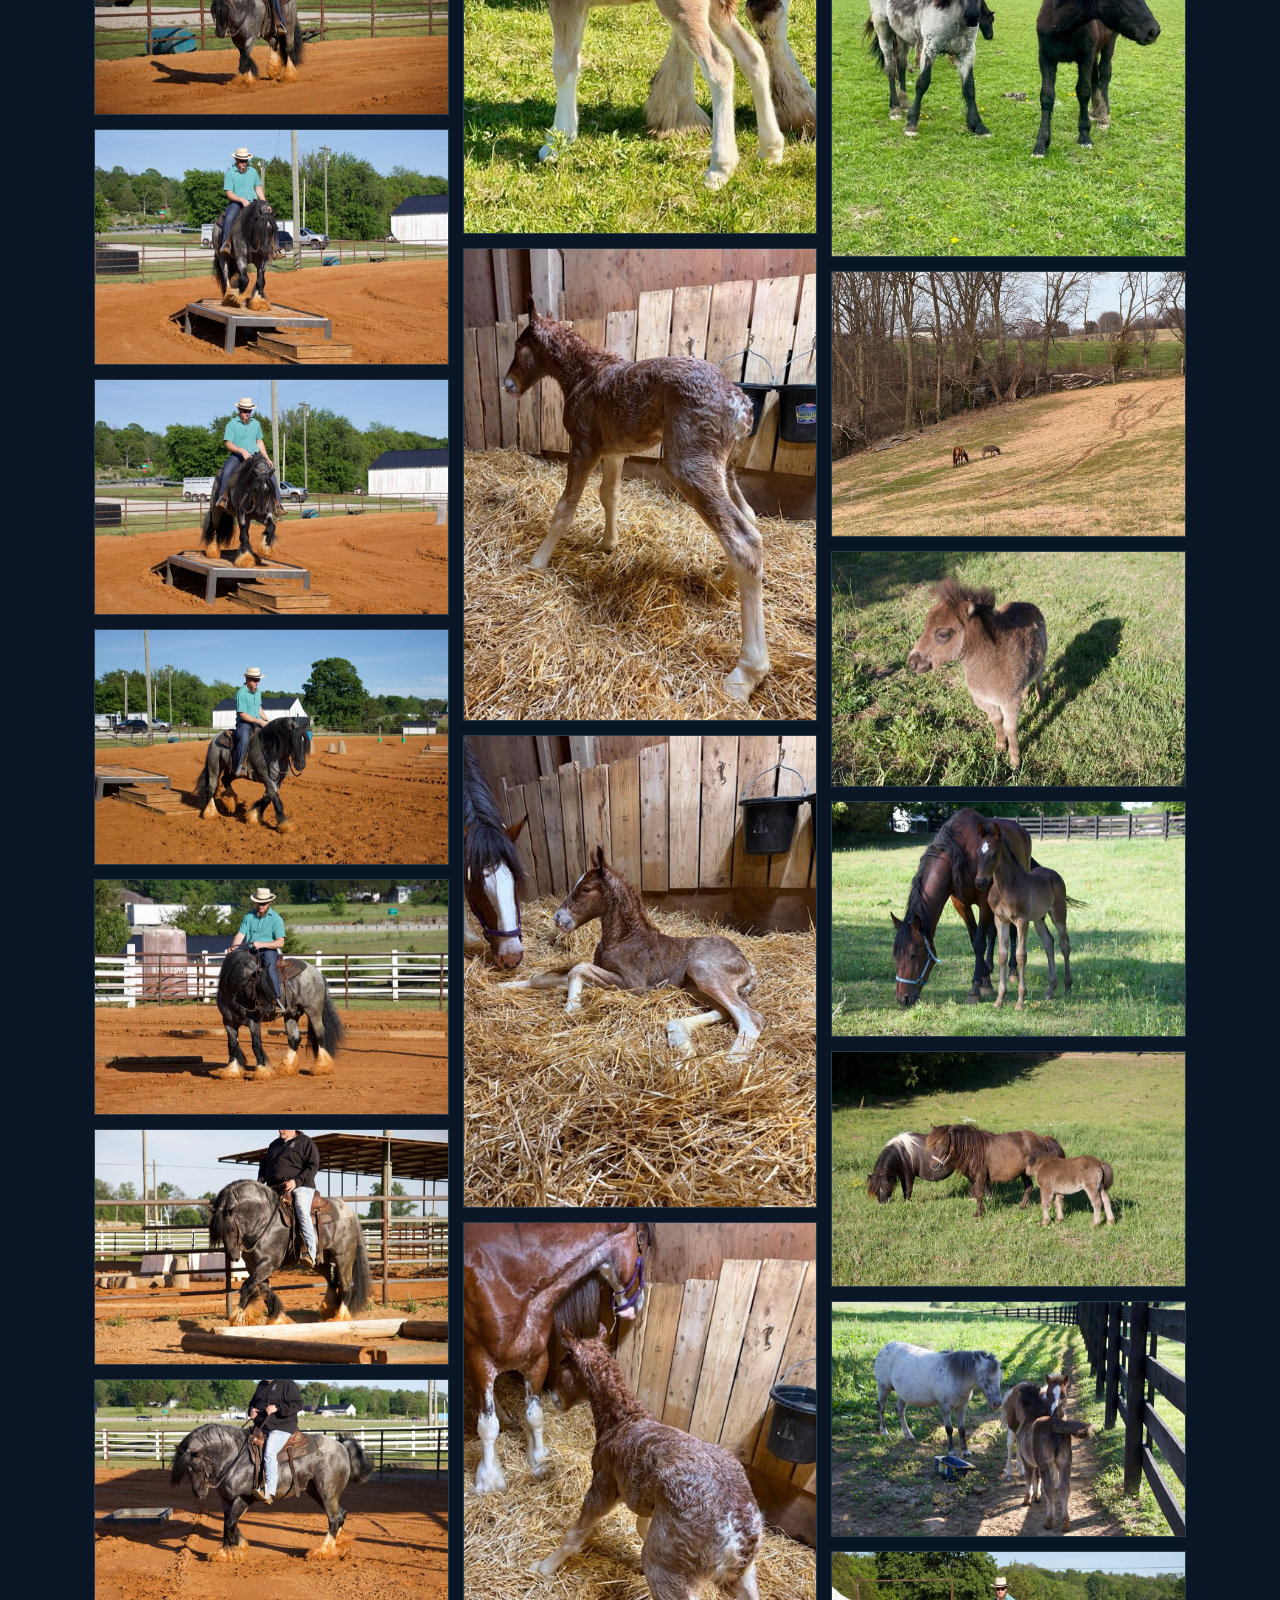
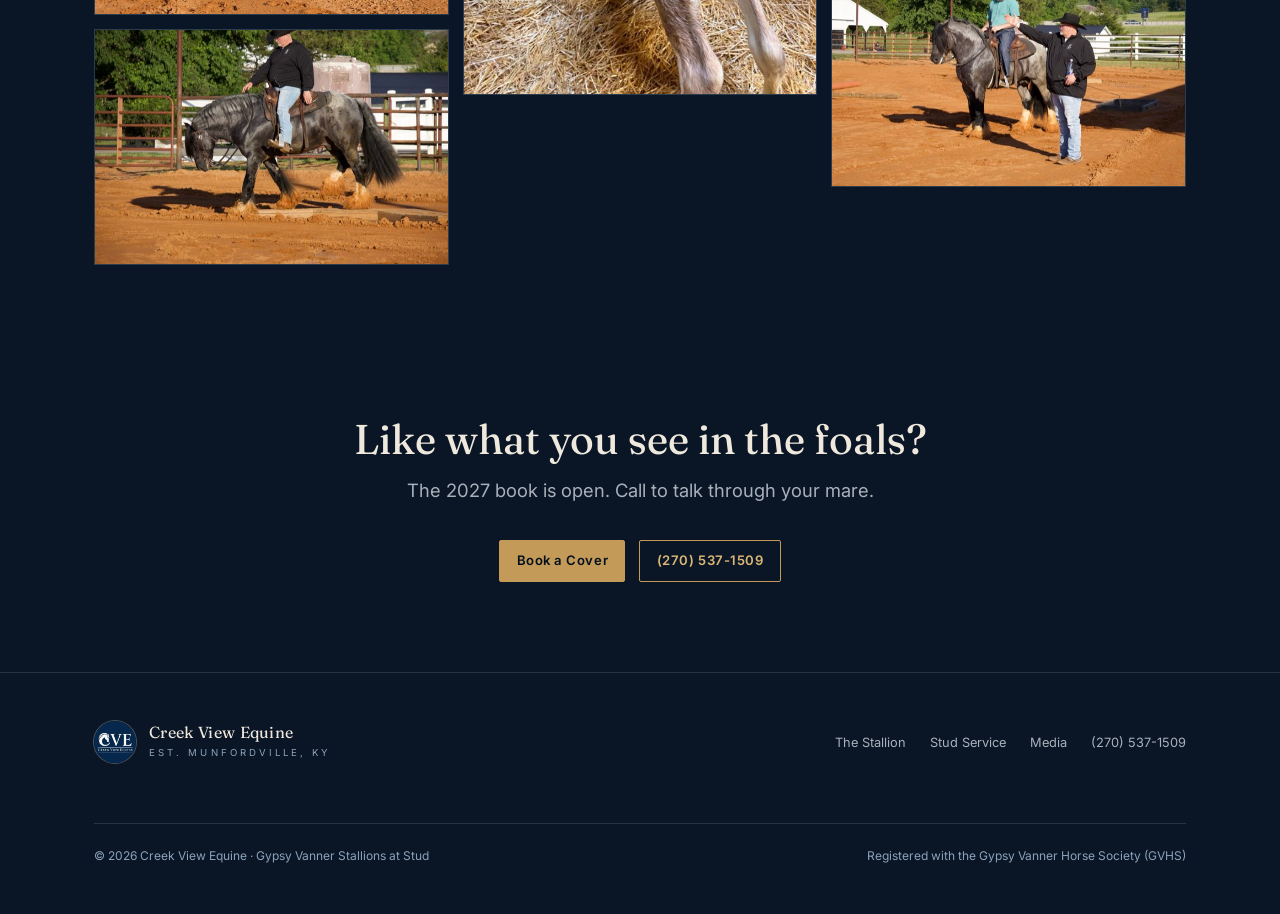
<file: media.html>
<!DOCTYPE html>
<html lang="en">
<head>
<meta charset="UTF-8">
<meta name="viewport" content="width=device-width, initial-scale=1.0">
<title>Media — Creek View Equine | Gypsy Vanner Stallions, Munfordville KY</title>
<meta name="description" content="Photographs and film from Creek View Equine — Gypsy Vanner stallions A Spark of Cosmic Blue and Blue River Chief, this year's foal crop, and life on the Munfordville, Kentucky farm.">
<link rel="stylesheet" href="styles.css">
<script>if(location.search.includes('static')){document.documentElement.classList.add('cap')}else if('IntersectionObserver'in window){document.documentElement.classList.add('anim')}</script>
</head>
<body>

<!-- ========== HEADER ========== -->
<header class="topbar">
  <div class="shell">
    <a class="brand" href="index.html">
      <img src="assets/img/logo-cve.jpg" alt="Creek View Equine logo">
      <span>
        <span class="bt">Creek View Equine</span>
        <span class="bs">Munfordville · Kentucky</span>
      </span>
    </a>
    <nav class="nav" id="nav">
      <a href="index.html#stallion">The Stallion</a>
      <a href="index.html#service">Stud Service</a>
      <a href="index.html#roster">Roster</a>
      <a href="media.html" aria-current="page">Media</a>
      <a href="index.html#contact">Contact</a>
    </nav>
    <a class="btn solid" href="index.html#contact">Book a Cover</a>
    <button class="nav-toggle" id="navToggle" aria-label="Menu"><span></span><span></span><span></span></button>
  </div>
</header>

<main id="top">

  <!-- ========== MASTHEAD ========== -->
  <section class="m-head">
    <div class="shell">
      <span class="eyebrow reveal">Media</span>
      <h1 class="display reveal">The horses, <span class="script-accent">in full light.</span></h1>
      <p class="sub reveal">Fifty-two photographs and the farm film — both stallions, this spring's foal crop, and the everyday work behind them.</p>
    </div>
  </section>

  <!-- ========== THE FILM ========== -->
  <section class="film" id="film">
    <div class="shell">
      <div class="film-plate plate reveal">
        <div class="film-frame" id="filmFrame">
          <button class="film-play" id="filmPlay" aria-label="Play the farm film">
            <img src="assets/media/farm-film-poster.jpg" alt="Both Creek View stallions, closing frame of the farm film" width="1280" height="720">
            <span class="film-badge"><span class="tri"></span>Watch the farm film<em>40 seconds · both stallions</em></span>
          </button>
        </div>
        <div class="film-cap">
          <span class="k">The Farm Film</span>
          <span class="s">A Spark of Cosmic Blue under saddle · Blue River Chief in harness</span>
        </div>
      </div>
    </div>
  </section>

  <!-- ========== GALLERY ========== -->
  <section class="m-gallery">
    <div class="shell">
      <div class="m-filters reveal" role="tablist" aria-label="Filter photographs">
        <button class="m-tab on" data-f="all">All<i>52</i></button>
        <button class="m-tab" data-f="stallions">The Stallions<i>9</i></button>
        <button class="m-tab" data-f="saddle">Under Saddle<i>11</i></button>
        <button class="m-tab" data-f="road">On the Road<i>10</i></button>
        <button class="m-tab" data-f="foals">The Foal Crop<i>14</i></button>
        <button class="m-tab" data-f="farm">Around the Farm<i>8</i></button>
      </div>

      <div class="m-grid" id="mGrid">
        <figure class="m-item" data-c="stallions"><a href="assets/media/stallions-01.jpg" style="aspect-ratio:426/640"><img src="assets/media/stallions-01-th.jpg" alt="Creek View stallion" loading="lazy" width="426" height="640"></a></figure>
        <figure class="m-item" data-c="stallions"><a href="assets/media/stallions-02.jpg" style="aspect-ratio:640/426"><img src="assets/media/stallions-02-th.jpg" alt="Creek View stallion" loading="lazy" width="640" height="426"></a></figure>
        <figure class="m-item" data-c="stallions"><a href="assets/media/stallions-03.jpg" style="aspect-ratio:640/426"><img src="assets/media/stallions-03-th.jpg" alt="Creek View stallion" loading="lazy" width="640" height="426"></a></figure>
        <figure class="m-item" data-c="stallions"><a href="assets/media/stallions-04.jpg" style="aspect-ratio:640/536"><img src="assets/media/stallions-04-th.jpg" alt="Creek View stallion" loading="lazy" width="640" height="536"></a></figure>
        <figure class="m-item" data-c="stallions"><a href="assets/media/stallions-05.jpg" style="aspect-ratio:640/536"><img src="assets/media/stallions-05-th.jpg" alt="Creek View stallion" loading="lazy" width="640" height="536"></a></figure>
        <figure class="m-item" data-c="stallions"><a href="assets/media/stallions-06.jpg" style="aspect-ratio:426/640"><img src="assets/media/stallions-06-th.jpg" alt="Creek View stallion" loading="lazy" width="426" height="640"></a></figure>
        <figure class="m-item" data-c="stallions"><a href="assets/media/stallions-07.jpg" style="aspect-ratio:640/421"><img src="assets/media/stallions-07-th.jpg" alt="Creek View stallion" loading="lazy" width="640" height="421"></a></figure>
        <figure class="m-item" data-c="stallions"><a href="assets/media/stallions-08.jpg" style="aspect-ratio:640/421"><img src="assets/media/stallions-08-th.jpg" alt="Creek View stallion" loading="lazy" width="640" height="421"></a></figure>
        <figure class="m-item" data-c="stallions"><a href="assets/media/stallions-09.jpg" style="aspect-ratio:640/236"><img src="assets/media/stallions-09-th.jpg" alt="Creek View stallion" loading="lazy" width="640" height="236"></a></figure>
        <figure class="m-item" data-c="saddle"><a href="assets/media/saddle-01.jpg" style="aspect-ratio:640/426"><img src="assets/media/saddle-01-th.jpg" alt="A Spark of Cosmic Blue under saddle" loading="lazy" width="640" height="426"></a></figure>
        <figure class="m-item" data-c="saddle"><a href="assets/media/saddle-02.jpg" style="aspect-ratio:640/426"><img src="assets/media/saddle-02-th.jpg" alt="A Spark of Cosmic Blue under saddle" loading="lazy" width="640" height="426"></a></figure>
        <figure class="m-item" data-c="saddle"><a href="assets/media/saddle-03.jpg" style="aspect-ratio:640/426"><img src="assets/media/saddle-03-th.jpg" alt="A Spark of Cosmic Blue under saddle" loading="lazy" width="640" height="426"></a></figure>
        <figure class="m-item" data-c="saddle"><a href="assets/media/saddle-04.jpg" style="aspect-ratio:640/426"><img src="assets/media/saddle-04-th.jpg" alt="A Spark of Cosmic Blue under saddle" loading="lazy" width="640" height="426"></a></figure>
        <figure class="m-item" data-c="saddle"><a href="assets/media/saddle-05.jpg" style="aspect-ratio:640/426"><img src="assets/media/saddle-05-th.jpg" alt="A Spark of Cosmic Blue under saddle" loading="lazy" width="640" height="426"></a></figure>
        <figure class="m-item" data-c="saddle"><a href="assets/media/saddle-06.jpg" style="aspect-ratio:640/426"><img src="assets/media/saddle-06-th.jpg" alt="A Spark of Cosmic Blue under saddle" loading="lazy" width="640" height="426"></a></figure>
        <figure class="m-item" data-c="saddle"><a href="assets/media/saddle-07.jpg" style="aspect-ratio:640/426"><img src="assets/media/saddle-07-th.jpg" alt="A Spark of Cosmic Blue under saddle" loading="lazy" width="640" height="426"></a></figure>
        <figure class="m-item" data-c="saddle"><a href="assets/media/saddle-08.jpg" style="aspect-ratio:640/426"><img src="assets/media/saddle-08-th.jpg" alt="A Spark of Cosmic Blue under saddle" loading="lazy" width="640" height="426"></a></figure>
        <figure class="m-item" data-c="saddle"><a href="assets/media/saddle-09.jpg" style="aspect-ratio:640/426"><img src="assets/media/saddle-09-th.jpg" alt="A Spark of Cosmic Blue under saddle" loading="lazy" width="640" height="426"></a></figure>
        <figure class="m-item" data-c="saddle"><a href="assets/media/saddle-10.jpg" style="aspect-ratio:640/426"><img src="assets/media/saddle-10-th.jpg" alt="A Spark of Cosmic Blue under saddle" loading="lazy" width="640" height="426"></a></figure>
        <figure class="m-item" data-c="saddle"><a href="assets/media/saddle-11.jpg" style="aspect-ratio:640/426"><img src="assets/media/saddle-11-th.jpg" alt="A Spark of Cosmic Blue under saddle" loading="lazy" width="640" height="426"></a></figure>
        <figure class="m-item" data-c="road"><a href="assets/media/road-01.jpg" style="aspect-ratio:640/426"><img src="assets/media/road-01-th.jpg" alt="A Spark of Cosmic Blue at an equine expo" loading="lazy" width="640" height="426"></a></figure>
        <figure class="m-item" data-c="road"><a href="assets/media/road-02.jpg" style="aspect-ratio:640/426"><img src="assets/media/road-02-th.jpg" alt="A Spark of Cosmic Blue at an equine expo" loading="lazy" width="640" height="426"></a></figure>
        <figure class="m-item" data-c="road"><a href="assets/media/road-03.jpg" style="aspect-ratio:640/426"><img src="assets/media/road-03-th.jpg" alt="A Spark of Cosmic Blue at an equine expo" loading="lazy" width="640" height="426"></a></figure>
        <figure class="m-item" data-c="road"><a href="assets/media/road-04.jpg" style="aspect-ratio:640/426"><img src="assets/media/road-04-th.jpg" alt="A Spark of Cosmic Blue at an equine expo" loading="lazy" width="640" height="426"></a></figure>
        <figure class="m-item" data-c="road"><a href="assets/media/road-05.jpg" style="aspect-ratio:640/426"><img src="assets/media/road-05-th.jpg" alt="A Spark of Cosmic Blue at an equine expo" loading="lazy" width="640" height="426"></a></figure>
        <figure class="m-item" data-c="road"><a href="assets/media/road-06.jpg" style="aspect-ratio:640/426"><img src="assets/media/road-06-th.jpg" alt="A Spark of Cosmic Blue at an equine expo" loading="lazy" width="640" height="426"></a></figure>
        <figure class="m-item" data-c="road"><a href="assets/media/road-07.jpg" style="aspect-ratio:640/426"><img src="assets/media/road-07-th.jpg" alt="A Spark of Cosmic Blue at an equine expo" loading="lazy" width="640" height="426"></a></figure>
        <figure class="m-item" data-c="road"><a href="assets/media/road-08.jpg" style="aspect-ratio:640/426"><img src="assets/media/road-08-th.jpg" alt="A Spark of Cosmic Blue at an equine expo" loading="lazy" width="640" height="426"></a></figure>
        <figure class="m-item" data-c="road"><a href="assets/media/road-09.jpg" style="aspect-ratio:640/426"><img src="assets/media/road-09-th.jpg" alt="A Spark of Cosmic Blue at an equine expo" loading="lazy" width="640" height="426"></a></figure>
        <figure class="m-item" data-c="road"><a href="assets/media/road-10.jpg" style="aspect-ratio:640/426"><img src="assets/media/road-10-th.jpg" alt="A Spark of Cosmic Blue at an equine expo" loading="lazy" width="640" height="426"></a></figure>
        <figure class="m-item" data-c="foals"><a href="assets/media/foals-01.jpg" style="aspect-ratio:480/640"><img src="assets/media/foals-01-th.jpg" alt="Creek View foal" loading="lazy" width="480" height="640"></a></figure>
        <figure class="m-item" data-c="foals"><a href="assets/media/foals-02.jpg" style="aspect-ratio:480/640"><img src="assets/media/foals-02-th.jpg" alt="Creek View foal" loading="lazy" width="480" height="640"></a></figure>
        <figure class="m-item" data-c="foals"><a href="assets/media/foals-03.jpg" style="aspect-ratio:480/640"><img src="assets/media/foals-03-th.jpg" alt="Creek View foal" loading="lazy" width="480" height="640"></a></figure>
        <figure class="m-item" data-c="foals"><a href="assets/media/foals-04.jpg" style="aspect-ratio:480/640"><img src="assets/media/foals-04-th.jpg" alt="Creek View foal" loading="lazy" width="480" height="640"></a></figure>
        <figure class="m-item" data-c="foals"><a href="assets/media/foals-05.jpg" style="aspect-ratio:480/640"><img src="assets/media/foals-05-th.jpg" alt="Creek View foal" loading="lazy" width="480" height="640"></a></figure>
        <figure class="m-item" data-c="foals"><a href="assets/media/foals-06.jpg" style="aspect-ratio:480/640"><img src="assets/media/foals-06-th.jpg" alt="Creek View foal" loading="lazy" width="480" height="640"></a></figure>
        <figure class="m-item" data-c="foals"><a href="assets/media/foals-07.jpg" style="aspect-ratio:640/426"><img src="assets/media/foals-07-th.jpg" alt="Creek View foal" loading="lazy" width="640" height="426"></a></figure>
        <figure class="m-item" data-c="foals"><a href="assets/media/foals-08.jpg" style="aspect-ratio:640/426"><img src="assets/media/foals-08-th.jpg" alt="Creek View foal" loading="lazy" width="640" height="426"></a></figure>
        <figure class="m-item" data-c="foals"><a href="assets/media/foals-09.jpg" style="aspect-ratio:640/426"><img src="assets/media/foals-09-th.jpg" alt="Creek View foal" loading="lazy" width="640" height="426"></a></figure>
        <figure class="m-item" data-c="foals"><a href="assets/media/foals-10.jpg" style="aspect-ratio:640/426"><img src="assets/media/foals-10-th.jpg" alt="Creek View foal" loading="lazy" width="640" height="426"></a></figure>
        <figure class="m-item" data-c="foals"><a href="assets/media/foals-11.jpg" style="aspect-ratio:640/426"><img src="assets/media/foals-11-th.jpg" alt="Creek View foal" loading="lazy" width="640" height="426"></a></figure>
        <figure class="m-item" data-c="foals"><a href="assets/media/foals-12.jpg" style="aspect-ratio:640/426"><img src="assets/media/foals-12-th.jpg" alt="Creek View foal" loading="lazy" width="640" height="426"></a></figure>
        <figure class="m-item" data-c="foals"><a href="assets/media/foals-13.jpg" style="aspect-ratio:430/640"><img src="assets/media/foals-13-th.jpg" alt="Creek View foal" loading="lazy" width="430" height="640"></a></figure>
        <figure class="m-item" data-c="foals"><a href="assets/media/foals-14.jpg" style="aspect-ratio:640/416"><img src="assets/media/foals-14-th.jpg" alt="Creek View foal" loading="lazy" width="640" height="416"></a></figure>
        <figure class="m-item" data-c="farm"><a href="assets/media/farm-01.jpg" style="aspect-ratio:480/640"><img src="assets/media/farm-01-th.jpg" alt="Around the farm at Creek View" loading="lazy" width="480" height="640"></a></figure>
        <figure class="m-item" data-c="farm"><a href="assets/media/farm-02.jpg" style="aspect-ratio:480/640"><img src="assets/media/farm-02-th.jpg" alt="Around the farm at Creek View" loading="lazy" width="480" height="640"></a></figure>
        <figure class="m-item" data-c="farm"><a href="assets/media/farm-03.jpg" style="aspect-ratio:640/480"><img src="assets/media/farm-03-th.jpg" alt="Around the farm at Creek View" loading="lazy" width="640" height="480"></a></figure>
        <figure class="m-item" data-c="farm"><a href="assets/media/farm-04.jpg" style="aspect-ratio:640/426"><img src="assets/media/farm-04-th.jpg" alt="Around the farm at Creek View" loading="lazy" width="640" height="426"></a></figure>
        <figure class="m-item" data-c="farm"><a href="assets/media/farm-05.jpg" style="aspect-ratio:640/426"><img src="assets/media/farm-05-th.jpg" alt="Around the farm at Creek View" loading="lazy" width="640" height="426"></a></figure>
        <figure class="m-item" data-c="farm"><a href="assets/media/farm-06.jpg" style="aspect-ratio:640/426"><img src="assets/media/farm-06-th.jpg" alt="Around the farm at Creek View" loading="lazy" width="640" height="426"></a></figure>
        <figure class="m-item" data-c="farm"><a href="assets/media/farm-07.jpg" style="aspect-ratio:640/426"><img src="assets/media/farm-07-th.jpg" alt="Around the farm at Creek View" loading="lazy" width="640" height="426"></a></figure>
        <figure class="m-item" data-c="farm"><a href="assets/media/farm-08.jpg" style="aspect-ratio:640/426"><img src="assets/media/farm-08-th.jpg" alt="Around the farm at Creek View" loading="lazy" width="640" height="426"></a></figure>
      </div>
    </div>
  </section>

  <!-- ========== CTA ========== -->
  <section class="m-cta">
    <div class="shell reveal">
      <h2>Like what you see in the foals?</h2>
      <p class="lede">The 2027 book is open. Call to talk through your mare.</p>
      <div class="hero-cta">
        <a class="btn solid" href="index.html#contact">Book a Cover</a>
        <a class="btn" href="tel:+12705371509">(270) 537-1509</a>
      </div>
    </div>
  </section>
</main>

<!-- ========== FOOTER ========== -->
<footer>
  <div class="shell">
    <a class="brand" href="index.html">
      <img src="assets/img/logo-cve.jpg" alt="Creek View Equine logo">
      <span><span class="bt">Creek View Equine</span><span class="bs">Est. Munfordville, KY</span></span>
    </a>
    <nav class="fnav">
      <a href="index.html#stallion">The Stallion</a>
      <a href="index.html#service">Stud Service</a>
      <a href="media.html">Media</a>
      <a href="tel:+12705371509">(270) 537-1509</a>
    </nav>
    <div class="cr">
      <span>© 2026 Creek View Equine · Gypsy Vanner Stallions at Stud</span>
      <span>Registered with the Gypsy Vanner Horse Society (GVHS)</span>
    </div>
  </div>
</footer>

<!-- ========== LIGHTBOX ========== -->
<div class="lb" id="lb" hidden>
  <button class="lb-x" id="lbX" aria-label="Close">&times;</button>
  <button class="lb-nav lb-prev" id="lbPrev" aria-label="Previous photograph">&#8249;</button>
  <img id="lbImg" alt="">
  <button class="lb-nav lb-next" id="lbNext" aria-label="Next photograph">&#8250;</button>
  <div class="lb-count" id="lbCount"></div>
</div>

<script>
  // mobile nav
  const t=document.getElementById('navToggle'),n=document.getElementById('nav');
  t&&t.addEventListener('click',()=>n.classList.toggle('open'));
  n&&n.querySelectorAll('a').forEach(a=>a.addEventListener('click',()=>n.classList.remove('open')));
  // scroll reveal
  const reveals=document.querySelectorAll('.reveal');
  const io=new IntersectionObserver((es)=>es.forEach(e=>{if(e.isIntersecting){e.target.classList.add('in');io.unobserve(e.target)}}),{threshold:.12,rootMargin:'0px 0px -8% 0px'});
  reveals.forEach(el=>io.observe(el));
  window.addEventListener('load',()=>setTimeout(()=>reveals.forEach(el=>el.classList.add('in')),2600));

  // staggered entrance for grid items
  const items=[...document.querySelectorAll('.m-item')];
  if(document.documentElement.classList.contains('anim')){
    const gio=new IntersectionObserver((es)=>es.forEach(e=>{
      if(e.isIntersecting){e.target.classList.add('in');gio.unobserve(e.target)}
    }),{threshold:.06,rootMargin:'0px 0px -4% 0px'});
    items.forEach((el,i)=>{el.style.transitionDelay=(i%6)*60+'ms';gio.observe(el)});
    setTimeout(()=>items.forEach(el=>el.classList.add('in')),3200);
  }else{
    items.forEach(el=>el.classList.add('in'));
  }

  // ---- filters ----
  const tabs=[...document.querySelectorAll('.m-tab')];
  function applyFilter(f){
    tabs.forEach(b=>b.classList.toggle('on',b.dataset.f===f));
    items.forEach(el=>{el.hidden=(f!=='all'&&el.dataset.c!==f)});
  }
  tabs.forEach(b=>b.addEventListener('click',()=>{applyFilter(b.dataset.f);history.replaceState(null,'',b.dataset.f==='all'?'media.html':'#'+b.dataset.f)}));
  const h=location.hash.replace('#','');
  if(['stallions','saddle','road','foals','farm'].includes(h))applyFilter(h);

  // ---- lightbox ----
  const lb=document.getElementById('lb'),lbImg=document.getElementById('lbImg'),lbCount=document.getElementById('lbCount');
  let cur=-1;
  function visible(){return items.filter(el=>!el.hidden)}
  function show(i){
    const v=visible();if(!v.length)return;
    cur=(i+v.length)%v.length;
    const a=v[cur].querySelector('a');
    lbImg.src=a.href;lbImg.alt=a.querySelector('img').alt;
    lbCount.textContent=(cur+1)+' / '+v.length;
    lb.hidden=false;document.body.style.overflow='hidden';
    // preload neighbors
    [cur+1,cur-1].forEach(j=>{const el=v[(j+v.length)%v.length];if(el)new Image().src=el.querySelector('a').href});
  }
  function hide(){lb.hidden=true;document.body.style.overflow='';cur=-1}
  items.forEach(el=>el.querySelector('a').addEventListener('click',e=>{
    e.preventDefault();show(visible().indexOf(el));
  }));
  document.getElementById('lbX').addEventListener('click',hide);
  document.getElementById('lbPrev').addEventListener('click',()=>show(cur-1));
  document.getElementById('lbNext').addEventListener('click',()=>show(cur+1));
  lb.addEventListener('click',e=>{if(e.target===lb)hide()});
  document.addEventListener('keydown',e=>{
    if(lb.hidden)return;
    if(e.key==='Escape')hide();
    if(e.key==='ArrowLeft')show(cur-1);
    if(e.key==='ArrowRight')show(cur+1);
  });
  let tx=null;
  lb.addEventListener('touchstart',e=>tx=e.touches[0].clientX,{passive:true});
  lb.addEventListener('touchend',e=>{
    if(tx===null)return;
    const dx=e.changedTouches[0].clientX-tx;
    if(Math.abs(dx)>48)show(cur+(dx<0?1:-1));
    tx=null;
  },{passive:true});

  // ---- film ----
  const fp=document.getElementById('filmPlay');
  fp&&fp.addEventListener('click',()=>{
    const v=document.createElement('video');
    v.src='assets/media/farm-film.mp4';
    v.controls=true;v.autoplay=true;v.playsInline=true;
    v.setAttribute('aria-label','The Creek View farm film');
    document.getElementById('filmFrame').replaceChildren(v);
  });
</script>
</body>
</html>
</file>
<file: styles.css>
/* ============================================================
   Creek View Equine — demo stylesheet
   Direction: equestrian broadsheet meets engraved stud card.
   Navy studio dark · bone parchment type · brass hairline system.
   ============================================================ */

@import url('https://fonts.googleapis.com/css2?family=Fraunces:opsz,wght@9..144,340;9..144,440;9..144,560;9..144,650&family=Inter:wght@400;500;600&display=swap');

:root{
  --ink:#0a1626;
  --night:#05101d;
  --panel:#0e2237;
  --panel-2:#122a42;
  --bone:#efe9dd;
  --bone-dim:#a9b0ba;
  --roan:#8ba2ba;
  --frost:#c7d6e6;
  --brass:#c39a58;
  --brass-bright:#dcb877;
  --line:rgba(239,233,221,.13);
  --line-strong:rgba(239,233,221,.28);

  --serif:'Fraunces',Georgia,'Times New Roman',serif;
  --sans:'Inter',system-ui,-apple-system,sans-serif;

  --shell:1220px;
  --gut:clamp(20px,5vw,64px);
}

*{box-sizing:border-box}
html{scroll-behavior:smooth}
body{
  margin:0;
  background:var(--ink);
  color:var(--bone);
  font-family:var(--sans);
  font-size:17px;
  line-height:1.65;
  -webkit-font-smoothing:antialiased;
  overflow-x:hidden;
}
img{max-width:100%;display:block}
a{color:inherit;text-decoration:none}

/* subtle atmospheric texture on the base */
body::before{
  content:"";position:fixed;inset:0;z-index:0;pointer-events:none;
  background:
    radial-gradient(1200px 600px at 78% -8%, rgba(139,162,186,.16), transparent 60%),
    radial-gradient(900px 700px at -10% 110%, rgba(195,154,88,.07), transparent 55%);
}
main,header,footer{position:relative;z-index:1}

.shell{max-width:var(--shell);margin:0 auto;padding-inline:var(--gut)}

/* ---------- shared type devices ---------- */
.eyebrow{
  font-family:var(--sans);
  font-size:.72rem;
  font-weight:600;
  letter-spacing:.32em;
  text-transform:uppercase;
  color:var(--roan);
  display:inline-flex;align-items:center;gap:.7em;
}
.eyebrow::before{
  content:"";width:26px;height:1px;background:var(--brass);display:inline-block;
}
.eyebrow.center::after{
  content:"";width:26px;height:1px;background:var(--brass);display:inline-block;
}
h1,h2,h3{font-family:var(--serif);font-weight:440;line-height:1.02;margin:0}
.display{
  font-family:var(--serif);
  font-weight:340;
  font-size:clamp(2.6rem,7vw,5.6rem);
  letter-spacing:-.01em;
}
.script-accent{
  font-weight:560;
  font-style:italic;
  color:var(--frost);
}
p{margin:0 0 1em}
.lede{font-size:1.15rem;color:var(--bone-dim)}

/* brass card frame w/ engraved corner ticks */
.plate{position:relative;border:1px solid var(--line-strong);background:linear-gradient(180deg,var(--panel),var(--night))}
.plate::before,.plate::after{
  content:"";position:absolute;width:14px;height:14px;pointer-events:none;
}
.plate::before{top:9px;left:9px;border-top:1px solid var(--brass);border-left:1px solid var(--brass)}
.plate::after{bottom:9px;right:9px;border-bottom:1px solid var(--brass);border-right:1px solid var(--brass)}

/* ---------- header ---------- */
.topbar{
  position:sticky;top:0;z-index:40;
  background:rgba(8,18,31,.72);
  backdrop-filter:blur(12px);
  border-bottom:1px solid var(--line);
}
.topbar .shell{display:flex;align-items:center;gap:24px;height:70px}
.brand{display:flex;align-items:center;gap:13px;margin-right:auto}
.brand img{width:42px;height:42px;border-radius:50%;box-shadow:0 0 0 1px var(--line-strong)}
.brand .bt{display:block;font-family:var(--serif);font-size:1.12rem;letter-spacing:.02em;line-height:1}
.brand .bs{display:block;font-size:.6rem;letter-spacing:.32em;text-transform:uppercase;color:var(--roan);margin-top:5px}
.nav{display:flex;gap:26px}
.nav a{font-size:.82rem;letter-spacing:.06em;color:var(--bone-dim);transition:color .2s;white-space:nowrap}
.nav a:hover{color:var(--bone)}
.btn{
  font-family:var(--sans);font-size:.82rem;font-weight:600;letter-spacing:.04em;
  padding:.72em 1.25em;border:1px solid var(--brass);color:var(--brass-bright);
  border-radius:2px;transition:all .22s;white-space:nowrap;cursor:pointer;background:transparent;
}
.btn:hover{background:var(--brass);color:var(--night);border-color:var(--brass)}
.btn.solid{background:var(--brass);color:var(--night)}
.btn.solid:hover{background:var(--brass-bright);border-color:var(--brass-bright)}
.nav-toggle{display:none}

/* ---------- hero ---------- */
.hero{position:relative;min-height:92vh;display:flex;align-items:flex-end;overflow:hidden}
.cap .hero{min-height:780px}/* pin hero height for full-page capture (avoids vh blow-up) */
.hero-bg{position:absolute;inset:0;z-index:0}
.hero-bg picture{position:absolute;inset:0;display:block}
.hero-bg img{width:100%;height:100%;object-fit:cover;object-position:center 38%}
.hero-bg::after{
  content:"";position:absolute;inset:0;
  background:
    linear-gradient(180deg,rgba(5,16,29,.62) 0%,rgba(5,16,29,.15) 34%,rgba(5,16,29,.72) 78%,var(--ink) 100%),
    linear-gradient(90deg,rgba(5,16,29,.7) 0%,transparent 55%);
}
.hero .shell{position:relative;z-index:1;width:100%;padding-block:6vh 5vh}
.hero .display{max-width:14ch;margin-top:.35em}
.hero .sub{max-width:46ch;margin-top:1.3em;font-size:1.12rem;color:var(--bone-dim)}
.hero-cta{display:flex;gap:14px;margin-top:2em;flex-wrap:wrap}

/* marquee facts strip under hero */
.facts{
  border-top:1px solid var(--line);border-bottom:1px solid var(--line);
  background:var(--night);
}
.facts .shell{display:grid;grid-template-columns:repeat(4,1fr)}
.fact{padding:26px var(--gut);border-left:1px solid var(--line)}
.fact:first-child{border-left:0}
.fact .k{font-size:.66rem;letter-spacing:.28em;text-transform:uppercase;color:var(--roan)}
.fact .v{font-family:var(--serif);font-size:1.5rem;margin-top:8px;line-height:1.1}
.fact .v small{display:block;font-family:var(--sans);font-size:.72rem;letter-spacing:.02em;color:var(--bone-dim);margin-top:4px}

/* ---------- generic section ---------- */
section{padding-block:clamp(64px,9vw,120px)}
.section-head{max-width:60ch}
.section-head h2{font-size:clamp(2rem,4.4vw,3.2rem);margin-top:.5em}
.section-head .lede{margin-top:1em}

/* intro / statement */
.statement .shell{display:grid;grid-template-columns:1fr;gap:0}
.statement .big{
  font-family:var(--serif);font-weight:340;
  font-size:clamp(1.6rem,3.6vw,2.7rem);line-height:1.28;max-width:22ch;margin:0 auto;
  text-align:center;
}
.statement .big b{font-weight:340;color:var(--frost);font-style:italic}
.statement .meta{display:flex;justify-content:center;gap:40px;margin-top:48px;flex-wrap:wrap;text-align:center}
.statement .meta div{min-width:120px}
.statement .meta .k{font-size:.66rem;letter-spacing:.26em;text-transform:uppercase;color:var(--roan)}
.statement .meta .v{font-family:var(--serif);font-size:1.25rem;margin-top:6px}

/* ---------- THE STUD CARD (signature) ---------- */
.stud .card{
  display:grid;grid-template-columns:1fr 1.05fr;gap:0;margin-top:56px;
}
.stud .card .portrait{position:relative;overflow:hidden;min-height:520px}
.stud .card .portrait img{position:absolute;inset:0;width:100%;height:100%;object-fit:cover}
.stud .card .portrait .seal{
  position:absolute;top:20px;right:20px;z-index:2;
  width:96px;height:96px;border-radius:50%;
  border:1px solid var(--brass);
  display:grid;place-content:center;text-align:center;
  background:rgba(5,16,29,.55);backdrop-filter:blur(3px);
}
.stud .card .portrait .seal span{font-size:.54rem;letter-spacing:.18em;text-transform:uppercase;color:var(--brass-bright);line-height:1.5}
.stud .card .portrait .seal b{display:block;font-family:var(--serif);font-size:1.5rem;color:var(--bone);letter-spacing:0}

.stud .card .body{padding:clamp(30px,4vw,52px)}
.stud .card .kicker{font-size:.7rem;letter-spacing:.28em;text-transform:uppercase;color:var(--brass-bright)}
.stud .card h3{font-size:clamp(2.1rem,4vw,3rem);margin-top:14px;line-height:1}
.stud .card h3 em{font-style:italic;color:var(--frost);font-weight:560;display:block;font-size:.6em;margin-top:.15em}
.stud .card .quote{
  font-family:var(--serif);font-style:italic;font-size:1.22rem;line-height:1.5;
  color:var(--bone);border-left:2px solid var(--brass);padding-left:20px;margin:26px 0;
}
.spec{display:grid;grid-template-columns:1fr 1fr;gap:0;border-top:1px solid var(--line);margin-top:8px}
.spec div{padding:15px 0;border-bottom:1px solid var(--line)}
.spec div:nth-child(odd){padding-right:20px}
.spec .k{font-size:.64rem;letter-spacing:.2em;text-transform:uppercase;color:var(--roan)}
.spec .v{font-family:var(--serif);font-size:1.16rem;margin-top:3px}
.stud .card .cta{display:flex;gap:12px;margin-top:26px;flex-wrap:wrap;align-items:center}
.stud .card .fee{font-family:var(--serif);font-size:1.6rem}
.stud .card .fee small{font-family:var(--sans);font-size:.68rem;letter-spacing:.18em;text-transform:uppercase;color:var(--roan);display:block}

/* pedigree ribbon */
.pedigree{margin-top:60px;border-top:1px solid var(--line);border-bottom:1px solid var(--line);padding:34px 0}
.pedigree .lab{font-size:.66rem;letter-spacing:.28em;text-transform:uppercase;color:var(--roan);text-align:center}
.ped-lines{display:flex;justify-content:center;gap:clamp(24px,6vw,80px);flex-wrap:wrap;margin-top:22px;text-align:center}
.ped-lines div .t{font-family:var(--serif);font-size:1.2rem}
.ped-lines div .s{font-size:.78rem;color:var(--bone-dim);margin-top:3px}

/* under-saddle band */
.saddle{margin-top:60px;display:grid;grid-template-columns:1.4fr 1fr;gap:0;align-items:stretch}
.saddle .img{overflow:hidden;min-height:340px}
.saddle .img img{width:100%;height:100%;object-fit:cover}
.saddle .txt{padding:clamp(28px,4vw,48px);display:flex;flex-direction:column;justify-content:center}
.saddle .txt h3{font-size:1.9rem;margin-bottom:.5em}

/* ---------- roster (second stallion) ---------- */
.roster .card2{display:grid;grid-template-columns:.9fr 1.1fr;gap:0;margin-top:48px}
.roster .card2 .img{overflow:hidden;min-height:420px;position:relative}
.roster .card2 .img img{position:absolute;inset:0;width:100%;height:100%;object-fit:cover}
.roster .card2 .body{padding:clamp(30px,4vw,52px);display:flex;flex-direction:column;justify-content:center}
.roster .tag{display:inline-block;font-size:.64rem;letter-spacing:.22em;text-transform:uppercase;color:var(--night);background:var(--brass);padding:.4em .8em;border-radius:2px;width:max-content}
.roster .card2 h3{font-size:2.2rem;margin:18px 0 4px}
.roster .placeholder{color:var(--bone-dim);font-style:italic;margin-top:12px}
.roster .spec .v.tbd{color:var(--roan);font-style:italic;font-family:var(--sans);font-size:.95rem}

/* ---------- service / process ---------- */
.service{background:var(--night)}
.steps{display:grid;grid-template-columns:repeat(3,1fr);gap:0;margin-top:56px;border-top:1px solid var(--line)}
.step{padding:34px 30px 34px 0;border-bottom:1px solid var(--line);position:relative}
.step .n{font-family:var(--serif);font-size:2.6rem;color:var(--brass);line-height:1}
.step h3{font-size:1.35rem;margin:16px 0 10px}
.step p{color:var(--bone-dim);font-size:.96rem;margin:0}
.options{display:flex;gap:14px;margin-top:44px;flex-wrap:wrap}
.option{border:1px solid var(--line-strong);padding:16px 22px;border-radius:2px}
.option .k{font-family:var(--serif);font-size:1.15rem}
.option .s{font-size:.78rem;color:var(--bone-dim);margin-top:2px}

/* ---------- gallery ---------- */
.gallery-grid{display:grid;grid-template-columns:repeat(4,1fr);gap:12px;margin-top:48px}
.gallery-grid a{position:relative;overflow:hidden;aspect-ratio:1/1;border:1px solid var(--line)}
.gallery-grid a.wide{grid-column:span 2;aspect-ratio:2/1}
.gallery-grid img{width:100%;height:100%;object-fit:cover;transition:transform .6s ease}
.gallery-grid a:hover img{transform:scale(1.06)}

/* ---------- farm ---------- */
.farm .shell{display:grid;grid-template-columns:1fr 1fr;gap:clamp(30px,6vw,80px);align-items:center}
.farm .addr{margin-top:28px;border-top:1px solid var(--line)}
.farm .addr div{display:flex;justify-content:space-between;gap:20px;padding:14px 0;border-bottom:1px solid var(--line)}
.farm .addr .k{font-size:.66rem;letter-spacing:.24em;text-transform:uppercase;color:var(--roan);align-self:center}
.farm .addr .v{font-family:var(--serif);font-size:1.15rem;text-align:right}

/* ---------- contact ---------- */
.contact{background:var(--night);text-align:center}
.contact h2{font-size:clamp(2.2rem,5vw,3.6rem);max-width:16ch;margin:.4em auto 0}
.contact .phone{font-family:var(--serif);font-size:clamp(2rem,5vw,3rem);color:var(--brass-bright);margin-top:.5em;display:inline-block}
.contact .who{color:var(--bone-dim);margin-top:8px}
.contact form{max-width:640px;margin:44px auto 0;display:grid;grid-template-columns:1fr 1fr;gap:14px;text-align:left}
.contact input,.contact textarea{
  width:100%;background:var(--panel);border:1px solid var(--line-strong);color:var(--bone);
  font-family:var(--sans);font-size:.95rem;padding:14px 16px;border-radius:2px;
}
.contact textarea{grid-column:1/-1;min-height:120px;resize:vertical}
.contact .full{grid-column:1/-1}
.contact input:focus,.contact textarea:focus{outline:2px solid var(--brass);outline-offset:1px;border-color:var(--brass)}
.note{font-size:.78rem;color:var(--roan);margin-top:16px}

/* ---------- footer ---------- */
footer{background:var(--ink);border-top:1px solid var(--line);padding-block:48px}
footer .shell{display:flex;justify-content:space-between;gap:30px;flex-wrap:wrap;align-items:center}
footer .brand .bt{font-size:1rem}
footer .fnav{display:flex;gap:24px;flex-wrap:wrap}
footer .fnav a{font-size:.8rem;color:var(--bone-dim)}
footer .cr{width:100%;border-top:1px solid var(--line);margin-top:30px;padding-top:22px;font-size:.75rem;color:var(--roan);display:flex;justify-content:space-between;gap:16px;flex-wrap:wrap}

/* ---------- media page ---------- */
.m-head{padding:clamp(120px,16vh,180px) 0 clamp(24px,4vh,44px)}
.m-head .display{font-size:clamp(2.4rem,5.4vw,4.4rem);max-width:14em}
.m-head .sub{max-width:34em;color:var(--bone-dim);font-size:1.1rem;margin-top:1em}

.film{padding:clamp(28px,5vh,56px) 0}
.film-plate{padding:clamp(14px,2vw,22px)}
.film-frame{position:relative;background:var(--night)}
.film-frame video,.film-frame img{display:block;width:100%;height:auto}
.film-play{display:block;width:100%;padding:0;border:0;background:none;cursor:pointer;position:relative}
.film-play img{transition:opacity .4s ease}
.film-play:hover img{opacity:.82}
.film-badge{position:absolute;left:50%;top:50%;transform:translate(-50%,-50%);display:flex;flex-direction:column;align-items:center;gap:10px;color:var(--bone);font-family:var(--serif);font-size:clamp(1.05rem,2vw,1.4rem);text-shadow:0 2px 18px rgba(5,16,29,.8)}
.film-badge em{font-style:normal;font-family:var(--sans);font-size:.72rem;letter-spacing:.14em;text-transform:uppercase;color:var(--frost)}
.film-badge .tri{width:64px;height:64px;border:1px solid var(--line-strong);border-radius:50%;background:rgba(5,16,29,.55);position:relative;transition:border-color .3s ease,background .3s ease}
.film-badge .tri::after{content:"";position:absolute;left:55%;top:50%;transform:translate(-50%,-50%);border-style:solid;border-width:10px 0 10px 16px;border-color:transparent transparent transparent var(--brass-bright)}
.film-play:hover .tri,.film-play:focus-visible .tri{border-color:var(--brass);background:rgba(5,16,29,.75)}
.film-cap{display:flex;justify-content:space-between;gap:14px;flex-wrap:wrap;padding-top:14px}
.film-cap .k{font-family:var(--serif);color:var(--brass-bright);font-size:1rem}
.film-cap .s{font-size:.78rem;letter-spacing:.06em;color:var(--roan)}

.m-gallery{padding:clamp(20px,4vh,44px) 0 clamp(60px,9vh,110px)}
.m-filters{display:flex;gap:0;flex-wrap:wrap;border:1px solid var(--line);margin-bottom:clamp(24px,4vh,40px)}
.m-tab{appearance:none;background:none;border:0;border-right:1px solid var(--line);color:var(--bone-dim);font-family:var(--sans);font-size:.78rem;letter-spacing:.1em;text-transform:uppercase;padding:13px 18px;cursor:pointer;display:flex;gap:8px;align-items:baseline;transition:color .25s ease,background .25s ease}
.m-tab:last-child{border-right:0}
.m-tab i{font-style:normal;font-size:.68rem;color:var(--roan)}
.m-tab:hover{color:var(--bone)}
.m-tab.on{color:var(--night);background:var(--brass);}
.m-tab.on i{color:rgba(5,16,29,.6)}
.m-tab:focus-visible{outline:2px solid var(--brass-bright);outline-offset:-2px}

.m-grid{columns:3 300px;column-gap:14px}
.m-item{break-inside:avoid;margin:0 0 14px}
.m-item[hidden]{display:none}
.m-item a{display:block;position:relative;overflow:hidden;background:var(--panel);border:1px solid var(--line)}
.m-item img{display:block;width:100%;height:100%;object-fit:cover;transition:transform .7s cubic-bezier(.2,.6,.2,1)}
.m-item a:hover img{transform:scale(1.035)}
.m-item a::after{content:"";position:absolute;inset:8px;border:1px solid transparent;transition:border-color .4s ease;pointer-events:none}
.m-item a:hover::after{border-color:rgba(220,184,119,.45)}
.m-item a:focus-visible{outline:2px solid var(--brass-bright);outline-offset:3px}
.anim .m-item{opacity:0;transform:translateY(18px);transition:opacity .7s ease,transform .7s ease}
.anim .m-item.in{opacity:1;transform:none}

.m-cta{padding:clamp(50px,8vh,90px) 0 clamp(70px,10vh,120px);text-align:center}
.m-cta h2{font-size:clamp(1.7rem,3.4vw,2.6rem)}
.m-cta .lede{margin:.8em 0 1.6em}
.m-cta .hero-cta{justify-content:center}

/* ---------- lightbox ---------- */
.lb{position:fixed;inset:0;z-index:80;background:rgba(5,16,29,.96);display:flex;align-items:center;justify-content:center}
.lb[hidden]{display:none}
.lb img{max-width:min(92vw,1500px);max-height:88vh;object-fit:contain;border:1px solid var(--line)}
.lb-x{position:absolute;top:14px;right:18px;z-index:2;appearance:none;background:none;border:0;color:var(--bone);font-size:2.2rem;line-height:1;cursor:pointer;padding:8px}
.lb-x:hover{color:var(--brass-bright)}
.lb-nav{position:absolute;top:50%;transform:translateY(-50%);z-index:2;appearance:none;background:rgba(14,34,55,.55);border:1px solid var(--line);color:var(--bone);font-size:2rem;line-height:1;width:52px;height:72px;cursor:pointer;transition:background .25s ease,color .25s ease}
.lb-nav:hover{background:var(--panel-2);color:var(--brass-bright)}
.lb-prev{left:10px}.lb-next{right:10px}
.lb-count{position:absolute;bottom:16px;left:50%;transform:translateX(-50%);font-size:.75rem;letter-spacing:.14em;color:var(--roan)}
.lb-x:focus-visible,.lb-nav:focus-visible{outline:2px solid var(--brass-bright)}

/* ---------- hero motion (ken burns / video) ---------- */
.hero-bg video{position:absolute;inset:0;width:100%;height:100%;object-fit:cover}
@media(prefers-reduced-motion:no-preference){
  .anim .hero-bg img{animation:kenburns 26s ease-in-out infinite alternate}
  @keyframes kenburns{from{transform:scale(1)}to{transform:scale(1.07)}}
}

/* ---------- foal crop ---------- */
.foals{padding:clamp(70px,10vh,120px) 0}
.foal-strip{display:grid;grid-template-columns:repeat(4,1fr);gap:14px;margin-top:clamp(26px,4vh,40px)}
.foal-strip a{display:block;position:relative;overflow:hidden;border:1px solid var(--line);aspect-ratio:3/4;background:var(--panel)}
.foal-strip img{width:100%;height:100%;object-fit:cover;display:block;transition:transform .7s cubic-bezier(.2,.6,.2,1)}
.foal-strip a:hover img{transform:scale(1.04)}
.foal-strip a:focus-visible{outline:2px solid var(--brass-bright);outline-offset:3px}
.foals .cta-row{display:flex;gap:14px;flex-wrap:wrap;margin-top:clamp(26px,4vh,38px)}

/* ---------- online payment ---------- */
.paybox[hidden]{display:none}
.paybox{margin-top:44px;display:grid;grid-template-columns:1.1fr .9fr;gap:clamp(24px,4vw,56px);padding:clamp(26px,4vw,44px);align-items:center}
.paybox .pay-txt h3{font-size:clamp(1.4rem,2.4vw,1.9rem);margin:.35em 0 .4em}
.paybox .pay-btns{background:var(--night);border:1px solid var(--line);padding:clamp(18px,3vw,28px)}
.paybox .note{font-size:.75rem;color:var(--roan);margin:.9em 0 0}
.pay-done{font-family:var(--serif);color:var(--brass-bright);font-size:1.05rem;line-height:1.4}

/* ---------- reveal animation (progressive enhancement) ---------- */
/* Content is visible by default; only the .anim gate (set by JS) hides-then-reveals. */
.anim .reveal{opacity:0;transform:translateY(22px);transition:opacity .8s ease,transform .8s ease}
.anim .reveal.in{opacity:1;transform:none}

/* ---------- responsive ---------- */
@media(max-width:960px){
  .stud .card,.saddle,.roster .card2,.farm .shell,.paybox{grid-template-columns:1fr}
  .stud .card .portrait{min-height:400px}
  .steps{grid-template-columns:1fr}
  .step{padding-right:0}
  .gallery-grid{grid-template-columns:repeat(2,1fr)}
  .gallery-grid a.wide{grid-column:span 2}
  .facts .shell{grid-template-columns:repeat(2,1fr)}
  .fact:nth-child(1),.fact:nth-child(2){border-bottom:1px solid var(--line)}
  .fact:nth-child(odd){border-left:0}
}
@media(max-width:680px){
  body{font-size:16px}
  .hero{min-height:86vh}
  .hero-bg img{object-position:52% 34%}
  .nav{
    position:fixed;inset:70px 0 auto 0;flex-direction:column;gap:0;
    background:var(--night);border-bottom:1px solid var(--line);
    transform:translateY(-140%);transition:transform .35s ease;padding:6px 0;
  }
  .nav.open{transform:none}
  .nav a{padding:15px var(--gut);border-bottom:1px solid var(--line)}
  .topbar .btn{display:none}
  .nav-toggle{display:inline-flex;flex-direction:column;gap:5px;background:none;border:0;cursor:pointer;padding:8px}
  .nav-toggle span{width:24px;height:2px;background:var(--bone);display:block}
  .facts .shell{grid-template-columns:1fr}
  .foal-strip{grid-template-columns:repeat(2,1fr)}
  .fact{border-left:0;border-bottom:1px solid var(--line)}
  .spec{grid-template-columns:1fr}
  .contact form{grid-template-columns:1fr}
  .statement .meta{gap:26px}
}
@media(prefers-reduced-motion:reduce){
  *{scroll-behavior:auto}
  .anim .reveal{opacity:1;transform:none;transition:none}
  .gallery-grid img{transition:none}
}
</file>
